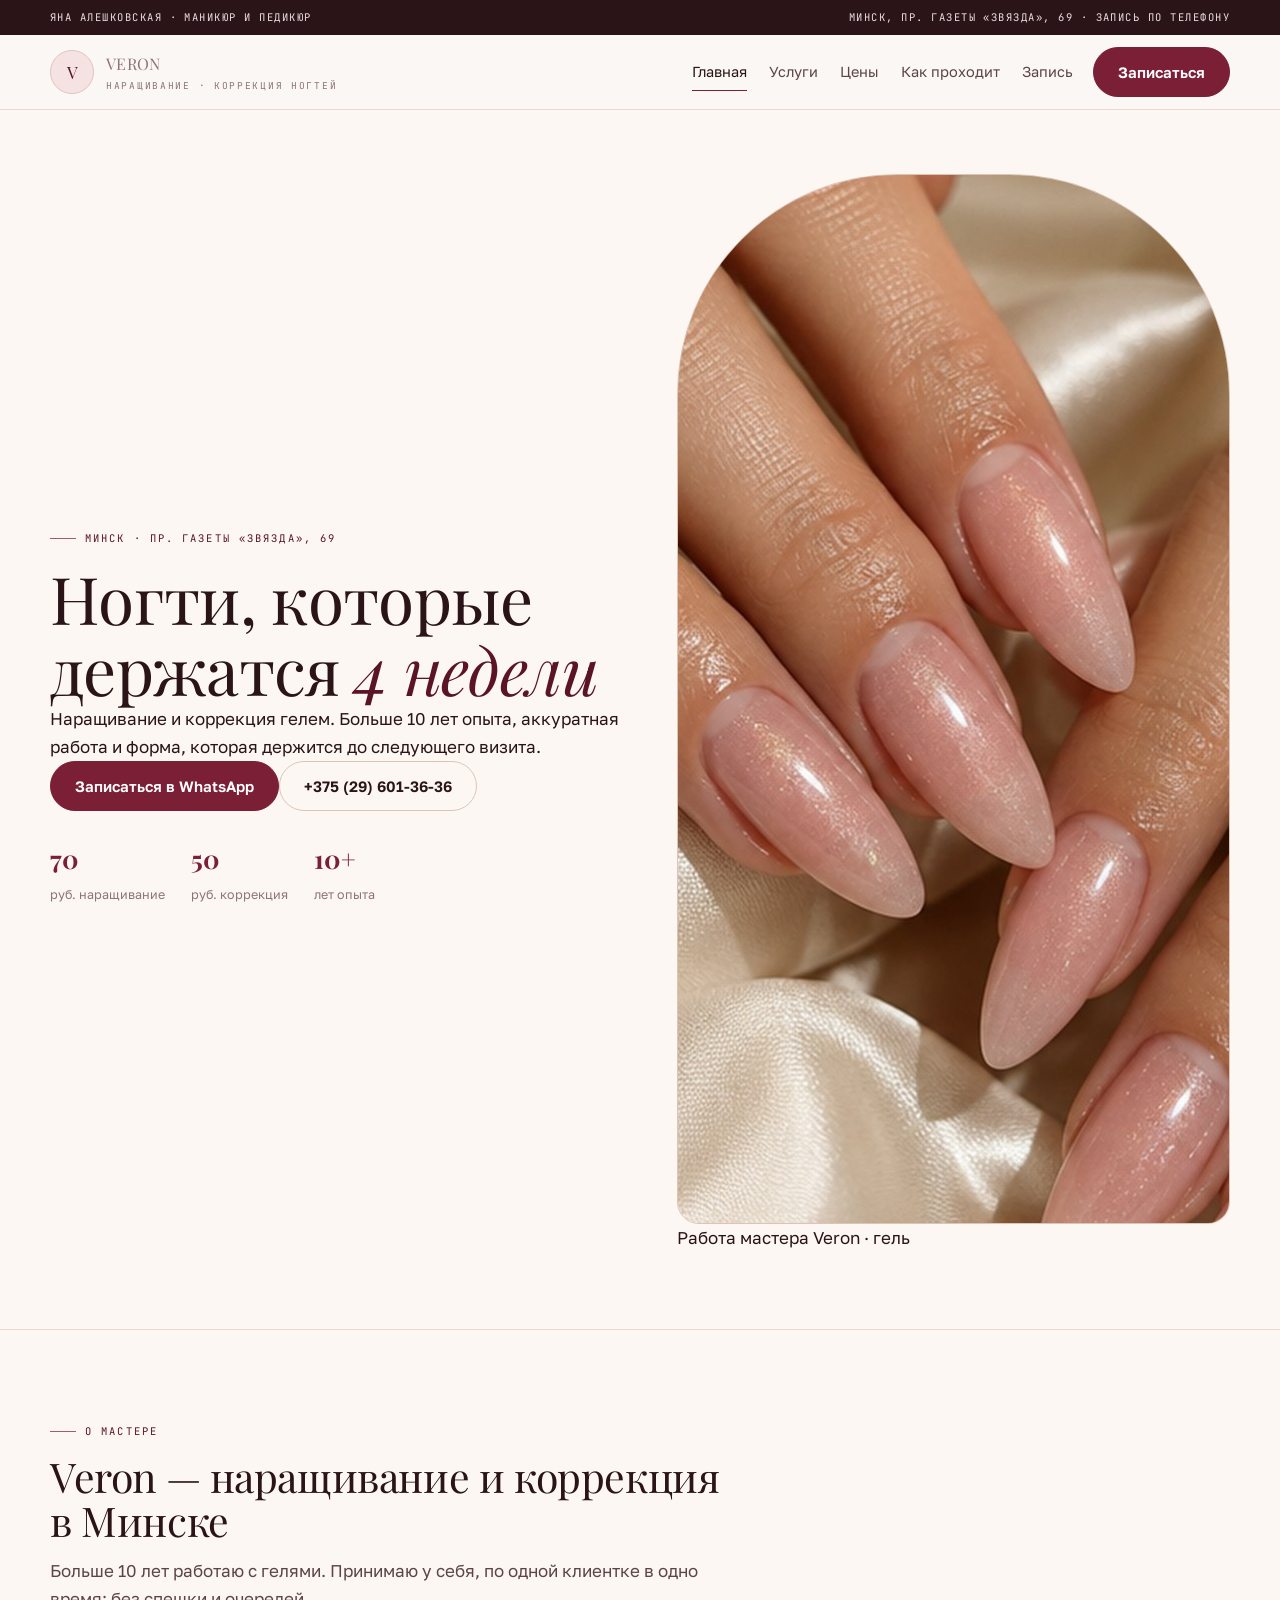
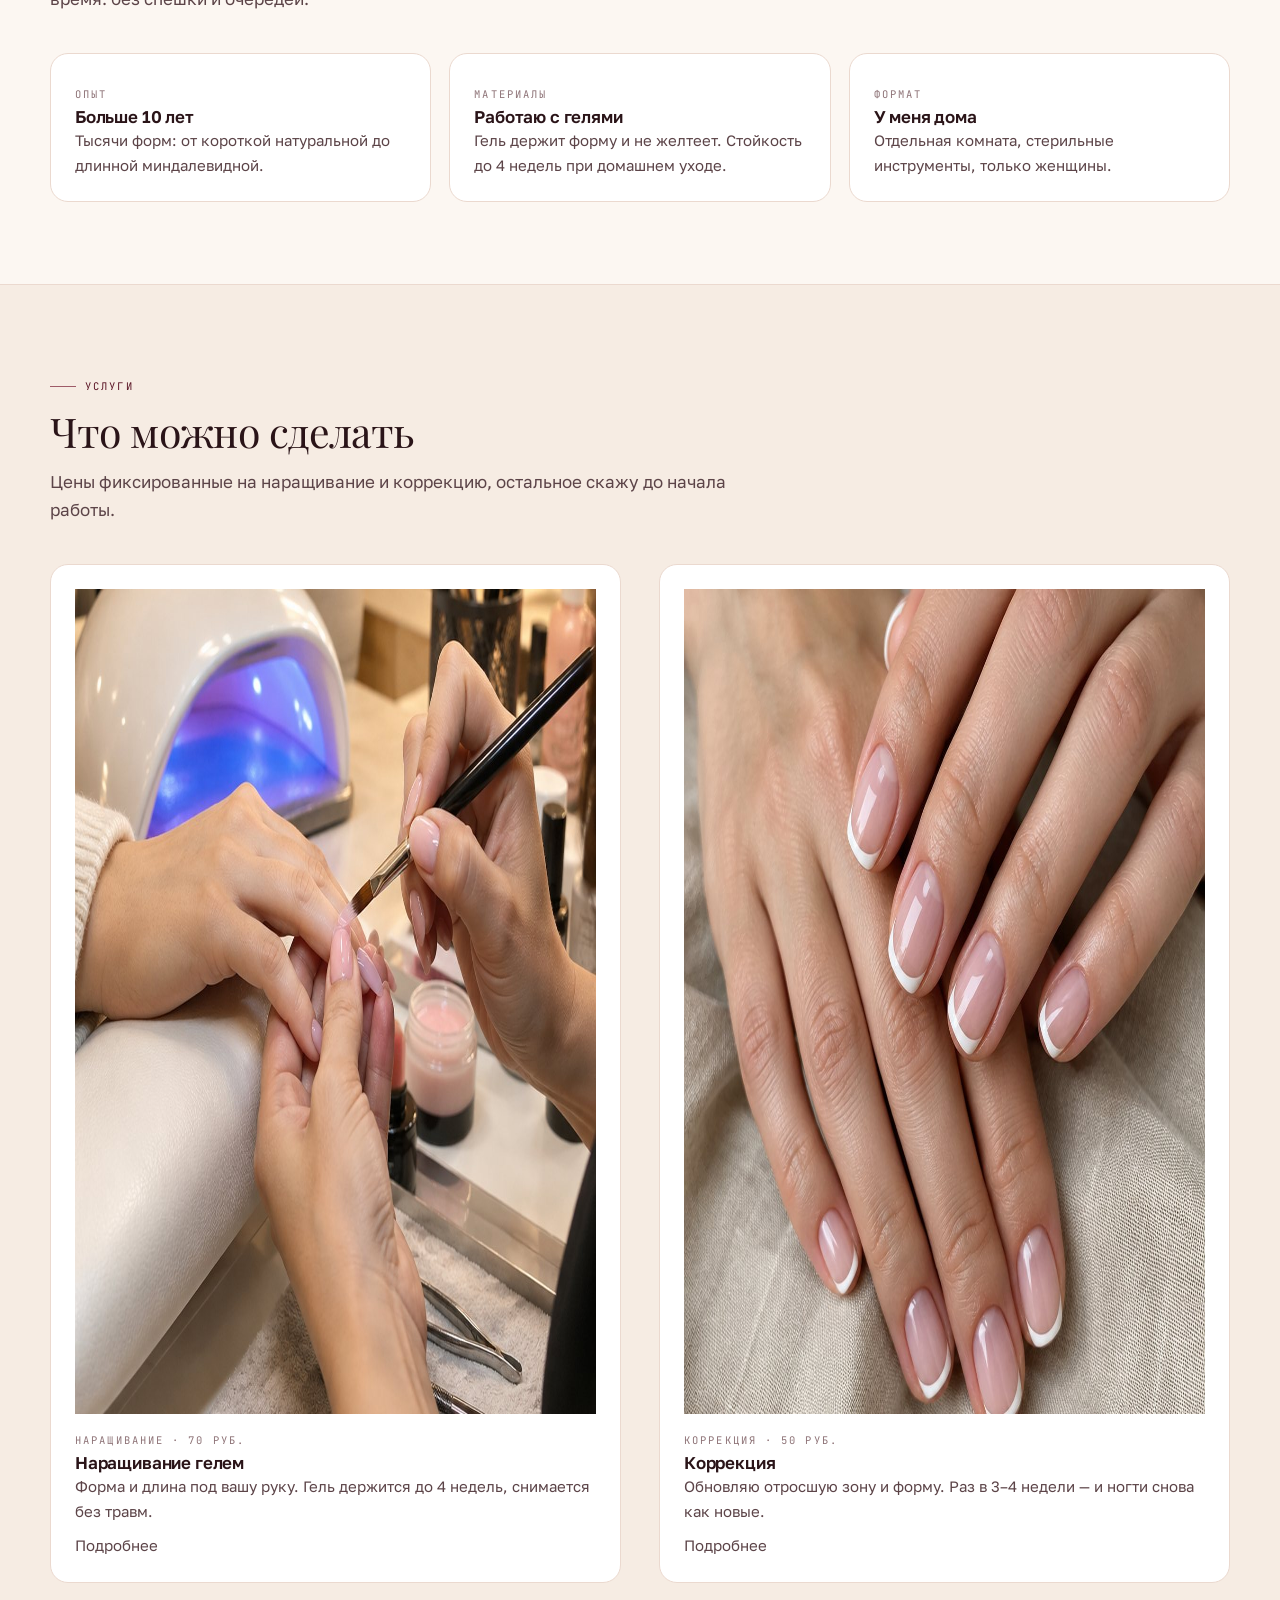
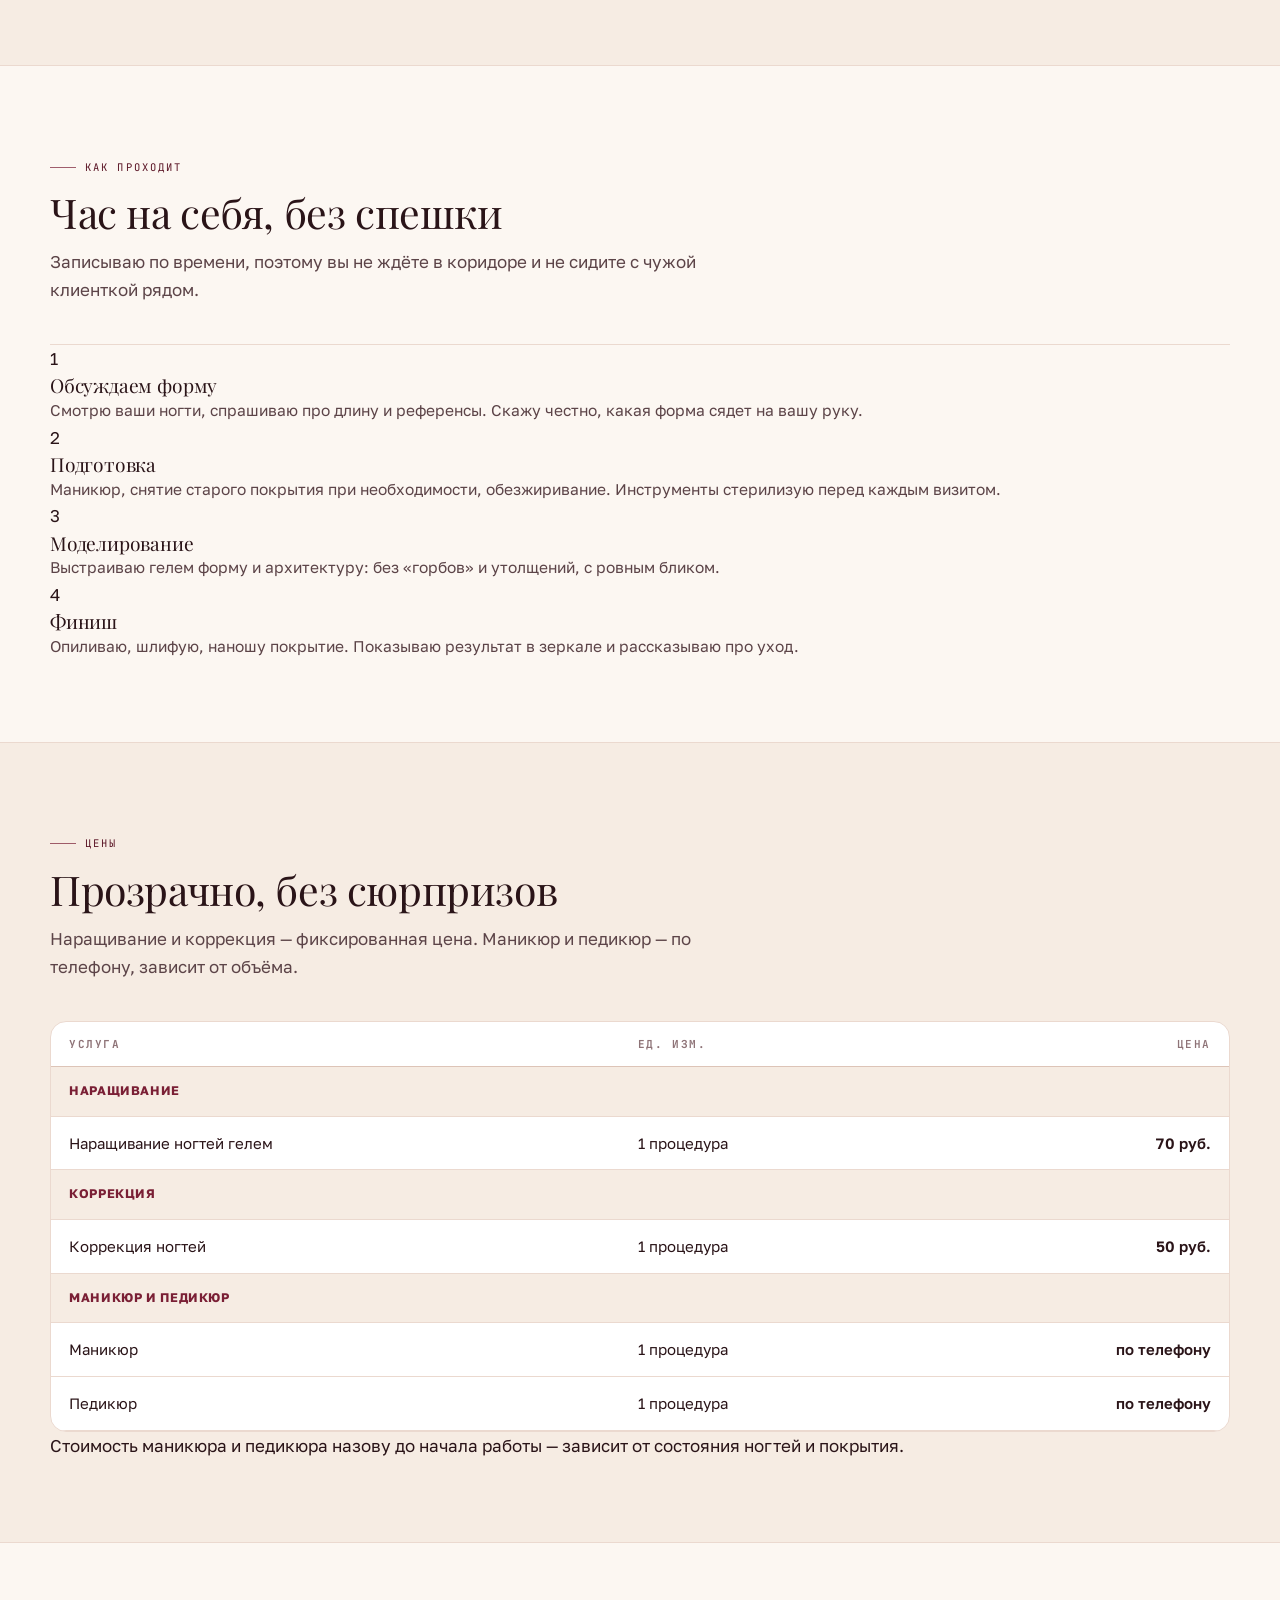
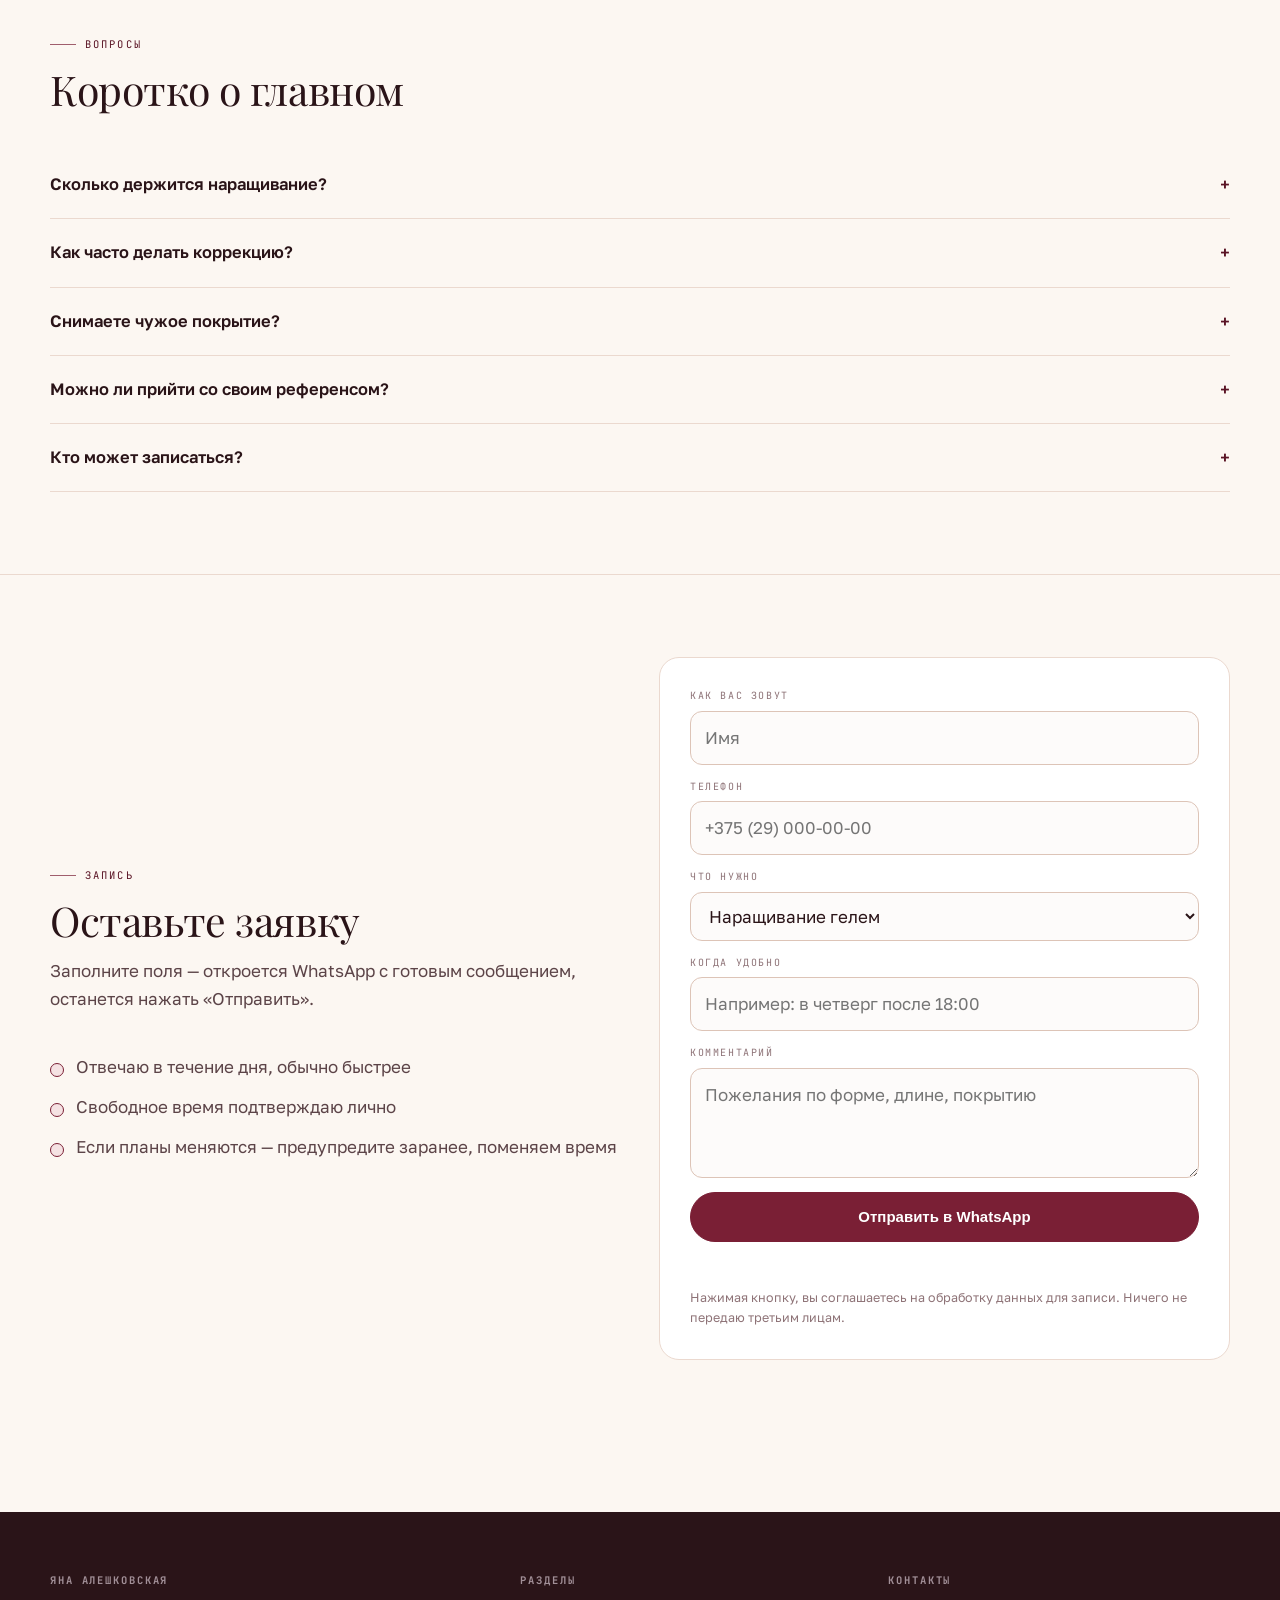
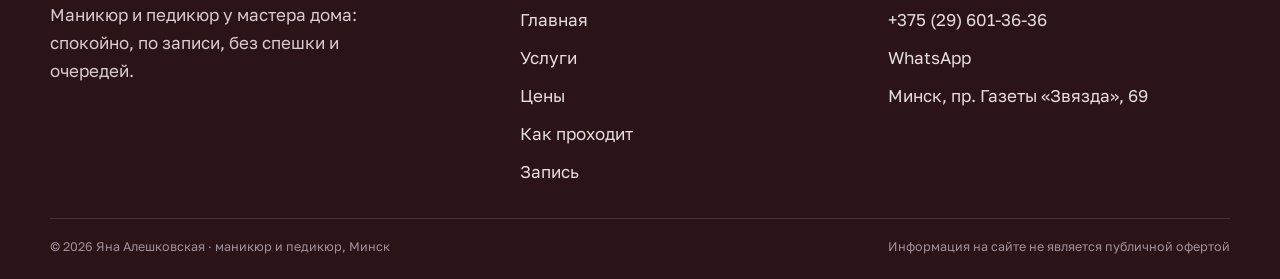
<file: index.html>
<!doctype html>
<html lang="ru">
<head>
<meta charset="utf-8">
<meta name="viewport" content="width=device-width,initial-scale=1">
<title>Veron — наращивание и коррекция ногтей в Минске | Маникюр, педикюр</title>
<meta name="description" content="Наращивание ногтей гелем 70 руб., коррекция 50 руб. Больше 10 лет опыта, Минск, пр. Газеты «Звязда», 69. Запись в WhatsApp.">
<link rel="icon" href="assets/img/favicon.svg" type="image/svg+xml">
<link rel="preconnect" href="https://fonts.googleapis.com">
<link rel="preconnect" href="https://fonts.gstatic.com" crossorigin>
<link href="https://fonts.googleapis.com/css2?family=Playfair+Display:wght@500;600;700&family=Golos+Text:wght@400;500;600;700&family=JetBrains+Mono:wght@400;500&display=swap" rel="stylesheet">
<link rel="stylesheet" href="assets/css/site.css">
</head>
<body>
<div class="topbar"><div class="wrap topbar__in"><span>Яна Алешковская · маникюр и педикюр</span><span>Минск, пр. Газеты «Звязда», 69 · запись по телефону</span></div></div>
<header class="hdr"><div class="wrap hdr__in">
<a class="logo" href="index.html"><i>V</i><span><b>Veron</b><span>наращивание · коррекция ногтей</span></span></a>
<nav class="nav"><a href="index.html" aria-current="page">Главная</a><a href="uslugi.html">Услуги</a><a href="ceny.html">Цены</a><a href="process.html">Как проходит</a><a href="kontakty.html">Запись</a></nav>
<a class="btn hdr__act" href="https://wa.me/375296013636" target="_blank" rel="noopener">Записаться</a>
<button class="burger" id="burger" aria-label="Меню" aria-expanded="false"><span></span></button>
</div></header>
<div class="drawer" id="drawer" aria-hidden="true"><div class="drawer__inner">
<div class="drawer__top"><span class="mono">Меню</span><button class="drawer__close" id="drawerClose" aria-label="Закрыть">×</button></div>
<a href="index.html">Главная</a><a href="uslugi.html">Услуги</a><a href="ceny.html">Цены</a><a href="process.html">Как проходит</a><a href="kontakty.html">Запись</a><a href="tel:+375296013636">+375 (29) 601-36-36</a>
</div></div>

<section class="hero"><div class="wrap hero__in">
<div class="hero__txt">
  <span class="kick">Минск · пр. Газеты «Звязда», 69</span>
  <h1>Ногти, которые держатся <em>4 недели</em></h1>
  <p class="lead">Наращивание и коррекция гелем. Больше 10 лет опыта, аккуратная работа и форма, которая держится до следующего визита.</p>
  <div class="hero__act"><a class="btn" href="https://wa.me/375296013636" target="_blank" rel="noopener">Записаться в WhatsApp</a><a class="btn btn--ghost" href="tel:+375296013636">+375 (29) 601-36-36</a></div>
  <ul class="hero__facts"><li><b>70</b><span>руб. наращивание</span></li><li><b>50</b><span>руб. коррекция</span></li><li><b>10+</b><span>лет опыта</span></li></ul>
</div>
<div class="hero__fig"><img src="assets/img/hero.jpg" alt="Наращённые ногти гелем" width="1680" height="1050"><span class="hero__cap">Работа мастера Veron · гель</span></div>
</div></section>

<section class="sec"><div class="wrap">
<div class="shead"><span class="kick">о мастере</span><h2>Veron — наращивание и коррекция в Минске</h2><p>Больше 10 лет работаю с гелями. Принимаю у себя, по одной клиентке в одно время: без спешки и очередей.</p></div>
<div class="grid3">
  <div class="card"><div class="svc__body"><span class="mono">опыт</span><h3>Больше 10 лет</h3><p>Тысячи форм: от короткой натуральной до длинной миндалевидной.</p></div></div>
  <div class="card"><div class="svc__body"><span class="mono">материалы</span><h3>Работаю с гелями</h3><p>Гель держит форму и не желтеет. Стойкость до 4 недель при домашнем уходе.</p></div></div>
  <div class="card"><div class="svc__body"><span class="mono">формат</span><h3>У меня дома</h3><p>Отдельная комната, стерильные инструменты, только женщины.</p></div></div>
</div>
</div></section>

<section class="sec sec--alt"><div class="wrap">
<div class="shead"><span class="kick">услуги</span><h2>Что можно сделать</h2><p>Цены фиксированные на наращивание и коррекцию, остальное скажу до начала работы.</p></div>
<div class="grid2">
  <div class="card"><img src="assets/img/build.jpg" alt="Наращивание ногтей гелем" width="1100" height="825" loading="lazy"><div class="svc__body"><span class="mono">наращивание · 70 руб.</span><h3>Наращивание гелем</h3><p>Форма и длина под вашу руку. Гель держится до 4 недель, снимается без травм.</p><p style="margin-top:10px"><a class="lnk" href="uslugi.html">Подробнее</a></p></div></div>
  <div class="card"><img src="assets/img/french.jpg" alt="Коррекция ногтей" width="1100" height="825" loading="lazy"><div class="svc__body"><span class="mono">коррекция · 50 руб.</span><h3>Коррекция</h3><p>Обновляю отросшую зону и форму. Раз в 3–4 недели — и ногти снова как новые.</p><p style="margin-top:10px"><a class="lnk" href="uslugi.html">Подробнее</a></p></div></div>
</div>
</div></section>

<section class="sec"><div class="wrap">
<div class="shead"><span class="kick">как проходит</span><h2>Час на себя, без спешки</h2><p>Записываю по времени, поэтому вы не ждёте в коридоре и не сидите с чужой клиенткой рядом.</p></div>
<div class="steps">
  <div class="step"><span class="step__n">1</span><h3>Обсуждаем форму</h3><p>Смотрю ваши ногти, спрашиваю про длину и референсы. Скажу честно, какая форма сядет на вашу руку.</p></div>
  <div class="step"><span class="step__n">2</span><h3>Подготовка</h3><p>Маникюр, снятие старого покрытия при необходимости, обезжиривание. Инструменты стерилизую перед каждым визитом.</p></div>
  <div class="step"><span class="step__n">3</span><h3>Моделирование</h3><p>Выстраиваю гелем форму и архитектуру: без «горбов» и утолщений, с ровным бликом.</p></div>
  <div class="step"><span class="step__n">4</span><h3>Финиш</h3><p>Опиливаю, шлифую, наношу покрытие. Показываю результат в зеркале и рассказываю про уход.</p></div>
</div>
</div></section>

<section class="sec sec--alt"><div class="wrap">
<div class="shead"><span class="kick">цены</span><h2>Прозрачно, без сюрпризов</h2><p>Наращивание и коррекция — фиксированная цена. Маникюр и педикюр — по телефону, зависит от объёма.</p></div>
<div class="pricetable">
<table>
<thead><tr><th>Услуга</th><th>Ед. изм.</th><th class="num">Цена</th></tr></thead>
<tbody>
<tr class="grp"><td colspan="3">Наращивание</td></tr>
<tr><td>Наращивание ногтей гелем</td><td>1 процедура</td><td class="num">70 руб.</td></tr>
<tr class="grp"><td colspan="3">Коррекция</td></tr>
<tr><td>Коррекция ногтей</td><td>1 процедура</td><td class="num">50 руб.</td></tr>
<tr class="grp"><td colspan="3">Маникюр и педикюр</td></tr>
<tr><td>Маникюр</td><td>1 процедура</td><td class="num">по телефону</td></tr>
<tr><td>Педикюр</td><td>1 процедура</td><td class="num">по телефону</td></tr>
</tbody></table>
</div>
<p class="note">Стоимость маникюра и педикюра назову до начала работы — зависит от состояния ногтей и покрытия.</p>
</div></section>

<section class="sec"><div class="wrap">
<div class="shead"><span class="kick">вопросы</span><h2>Коротко о главном</h2><p></p></div>
<div class="faq">
  <div class="faq__i"><button class="faq__q" type="button">Сколько держится наращивание?<span class="faq__x"></span></button><div class="faq__a"><p>До 4 недель. Дальше нужна коррекция: ноготь отрастает, зона у кутикулы требует обновления.</p></div></div>
  <div class="faq__i"><button class="faq__q" type="button">Как часто делать коррекцию?<span class="faq__x"></span></button><div class="faq__a"><p>Раз в 3–4 недели. Если ноготь отрос сильно или появился скол — лучше прийти раньше.</p></div></div>
  <div class="faq__i"><button class="faq__q" type="button">Снимаете чужое покрытие?<span class="faq__x"></span></button><div class="faq__a"><p>Да, снимаю аккуратно и по технологии. Скажите об этом при записи, чтобы заложить время.</p></div></div>
  <div class="faq__i"><button class="faq__q" type="button">Можно ли прийти со своим референсом?<span class="faq__x"></span></button><div class="faq__a"><p>Конечно. Пришлите фото в WhatsApp до визита — скажу, реально ли повторить форму и цвет.</p></div></div>
  <div class="faq__i"><button class="faq__q" type="button">Кто может записаться?<span class="faq__x"></span></button><div class="faq__a"><p>Работаю только с женщинами. Принимаю у себя дома, адрес и как войти — отправляю перед визитом.</p></div></div>
</div>
</div></section>

<section class="sec" id="zayavka"><div class="wrap"><div class="grid2">
<div><div class="shead"><span class="kick">Запись</span><h2>Оставьте заявку</h2><p>Заполните поля — откроется WhatsApp с готовым сообщением, останется нажать «Отправить».</p></div><ul class="list"><li>Отвечаю в течение дня, обычно быстрее</li><li>Свободное время подтверждаю лично</li><li>Если планы меняются — предупредите заранее, поменяем время</li></ul></div>
<form class="form" data-form="Хочу записаться к мастеру.">
<div class="fld"><label for="f-name">Как вас зовут</label><input id="f-name" type="text" placeholder="Имя" autocomplete="name"></div>
<div class="fld"><label for="f-phone">Телефон</label><input id="f-phone" type="tel" placeholder="+375 (29) 000-00-00" autocomplete="tel" required></div>
<div class="fld"><label for="f-what">Что нужно</label><select id="f-what"><option>Наращивание гелем</option><option>Коррекция</option><option>Маникюр</option><option>Педикюр</option><option>Пока не решила</option></select></div>
<div class="fld"><label for="f-when">Когда удобно</label><input id="f-when" type="text" placeholder="Например: в четверг после 18:00"></div>
<div class="fld"><label for="f-msg">Комментарий</label><textarea id="f-msg" rows="3" placeholder="Пожелания по форме, длине, покрытию"></textarea></div>
<button class="btn" type="submit">Отправить в WhatsApp</button>
<div class="formout" role="status" aria-live="polite"></div>
<p class="form__note">Нажимая кнопку, вы соглашаетесь на обработку данных для записи. Ничего не передаю третьим лицам.</p>
</form>
</div></div></section>

<footer class="foot"><div class="wrap">
<div class="foot__grid">
<div><h4>Яна Алешковская</h4><p style="color:#D9CBCF;max-width:32ch">Маникюр и педикюр у мастера дома: спокойно, по записи, без спешки и очередей.</p></div>
<div><h4>Разделы</h4><a href="index.html">Главная</a><a href="uslugi.html">Услуги</a><a href="ceny.html">Цены</a><a href="process.html">Как проходит</a><a href="kontakty.html">Запись</a></div>
<div><h4>Контакты</h4><a href="tel:+375296013636">+375 (29) 601-36-36</a><a href="https://wa.me/375296013636" target="_blank" rel="noopener">WhatsApp</a><a href="rajony.html">Минск, пр. Газеты «Звязда», 69</a></div>
</div>
<div class="foot__bot"><span>© 2026 Яна Алешковская · маникюр и педикюр, Минск</span><span>Информация на сайте не является публичной офертой</span></div>
</div></footer>
<div class="fbar"><a href="tel:+375296013636">Позвонить</a><a href="https://wa.me/375296013636" target="_blank" rel="noopener">WhatsApp</a></div>
<script src="assets/js/main.js" defer></script>
</body>
</html>
</file>
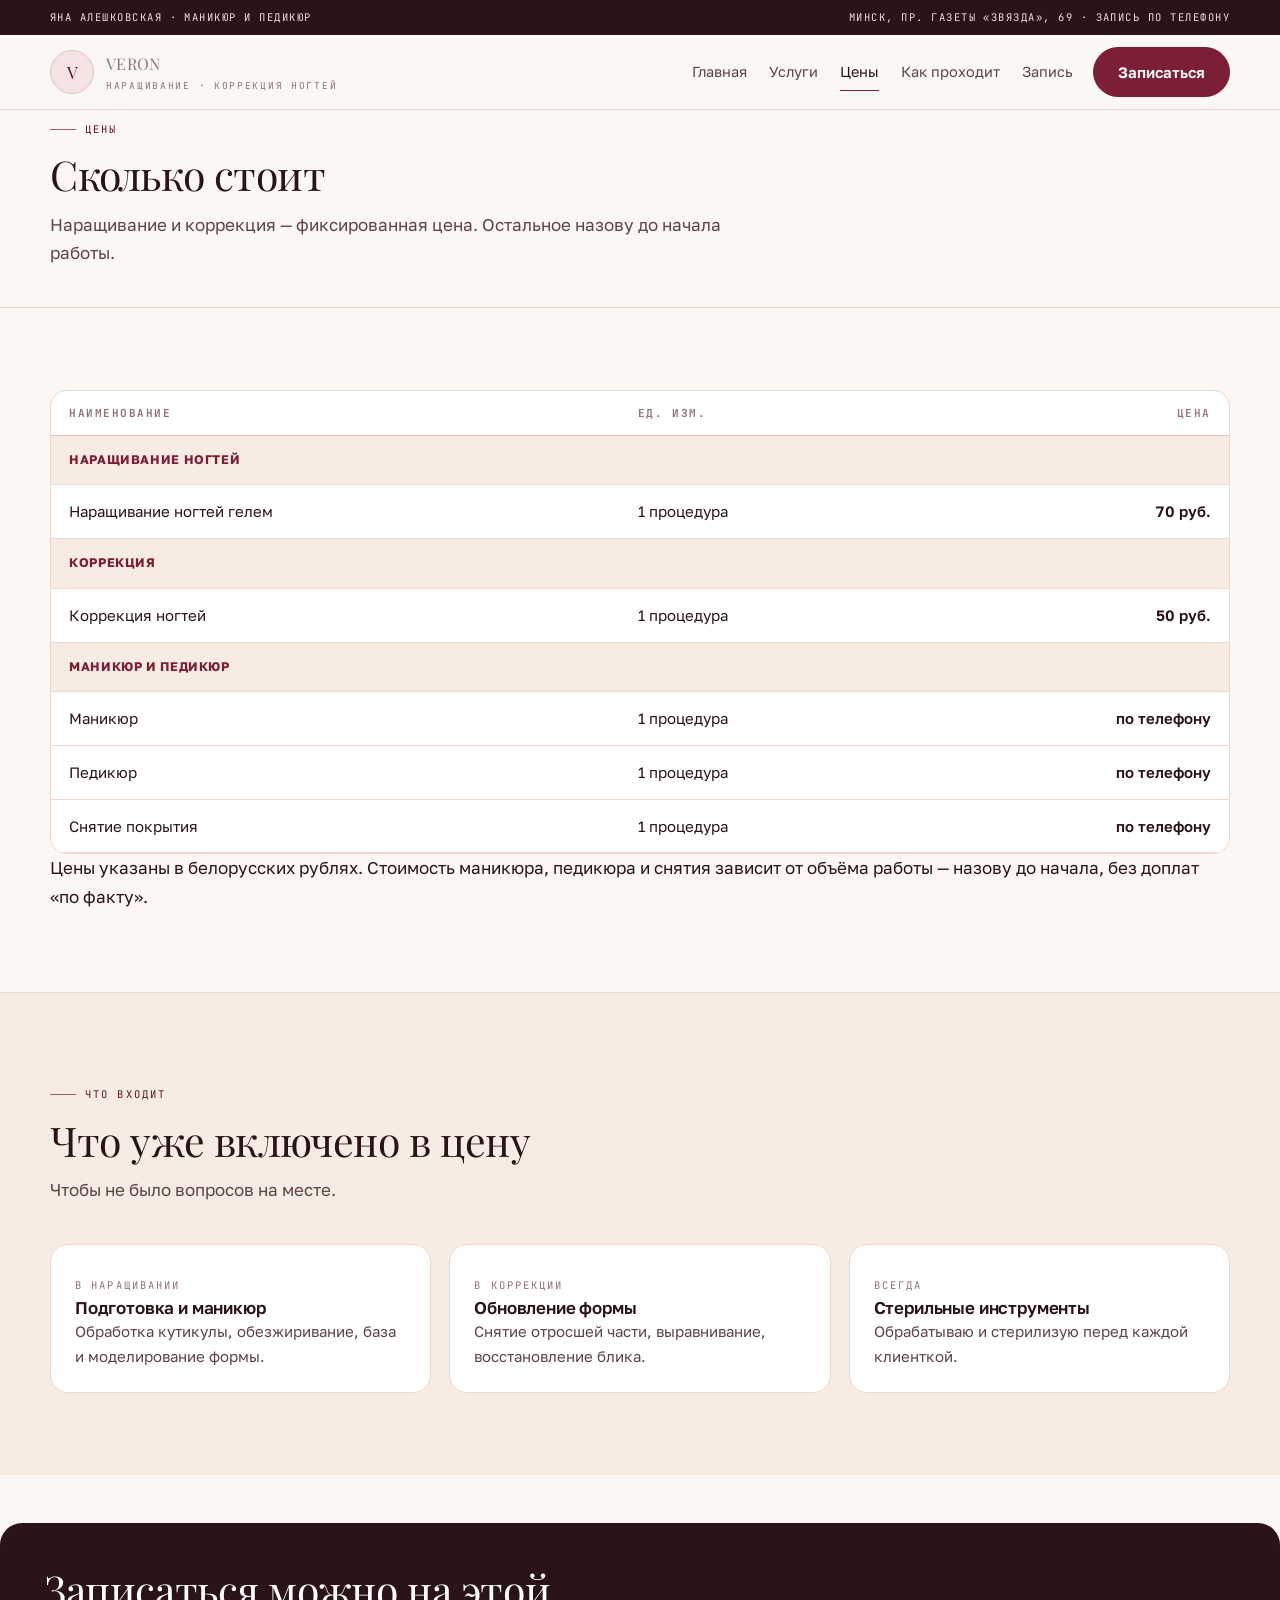
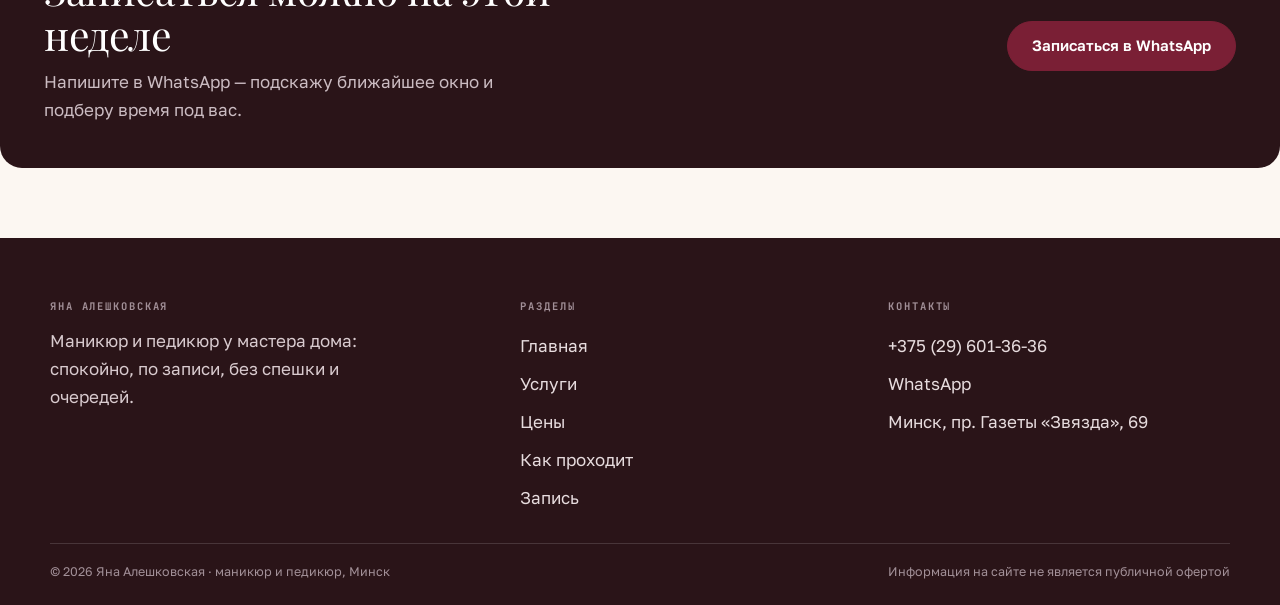
<file: ceny.html>
<!doctype html>
<html lang="ru">
<head>
<meta charset="utf-8">
<meta name="viewport" content="width=device-width,initial-scale=1">
<title>Цены — наращивание 70 руб., коррекция 50 руб. | Veron, Минск</title>
<meta name="description" content="Прайс мастера Veron: наращивание ногтей гелем — 70 руб., коррекция — 50 руб., маникюр и педикюр — по телефону.">
<link rel="icon" href="assets/img/favicon.svg" type="image/svg+xml">
<link rel="preconnect" href="https://fonts.googleapis.com">
<link rel="preconnect" href="https://fonts.gstatic.com" crossorigin>
<link href="https://fonts.googleapis.com/css2?family=Playfair+Display:wght@500;600;700&family=Golos+Text:wght@400;500;600;700&family=JetBrains+Mono:wght@400;500&display=swap" rel="stylesheet">
<link rel="stylesheet" href="assets/css/site.css">
</head>
<body>
<div class="topbar"><div class="wrap topbar__in"><span>Яна Алешковская · маникюр и педикюр</span><span>Минск, пр. Газеты «Звязда», 69 · запись по телефону</span></div></div>
<header class="hdr"><div class="wrap hdr__in">
<a class="logo" href="index.html"><i>V</i><span><b>Veron</b><span>наращивание · коррекция ногтей</span></span></a>
<nav class="nav"><a href="index.html">Главная</a><a href="uslugi.html">Услуги</a><a href="ceny.html" aria-current="page">Цены</a><a href="process.html">Как проходит</a><a href="kontakty.html">Запись</a></nav>
<a class="btn hdr__act" href="https://wa.me/375296013636" target="_blank" rel="noopener">Записаться</a>
<button class="burger" id="burger" aria-label="Меню" aria-expanded="false"><span></span></button>
</div></header>
<div class="drawer" id="drawer" aria-hidden="true"><div class="drawer__inner">
<div class="drawer__top"><span class="mono">Меню</span><button class="drawer__close" id="drawerClose" aria-label="Закрыть">×</button></div>
<a href="index.html">Главная</a><a href="uslugi.html">Услуги</a><a href="ceny.html">Цены</a><a href="process.html">Как проходит</a><a href="kontakty.html">Запись</a><a href="tel:+375296013636">+375 (29) 601-36-36</a>
</div></div>

<section class="phead"><div class="wrap">
<div class="shead"><span class="kick">цены</span><h2>Сколько стоит</h2><p>Наращивание и коррекция — фиксированная цена. Остальное назову до начала работы.</p></div>
</div></section>

<section class="sec"><div class="wrap">
<div class="pricetable">
<table>
<thead><tr><th>Наименование</th><th>Ед. изм.</th><th class="num">Цена</th></tr></thead>
<tbody>
<tr class="grp"><td colspan="3">Наращивание ногтей</td></tr>
<tr><td>Наращивание ногтей гелем</td><td>1 процедура</td><td class="num">70 руб.</td></tr>
<tr class="grp"><td colspan="3">Коррекция</td></tr>
<tr><td>Коррекция ногтей</td><td>1 процедура</td><td class="num">50 руб.</td></tr>
<tr class="grp"><td colspan="3">Маникюр и педикюр</td></tr>
<tr><td>Маникюр</td><td>1 процедура</td><td class="num">по телефону</td></tr>
<tr><td>Педикюр</td><td>1 процедура</td><td class="num">по телефону</td></tr>
<tr><td>Снятие покрытия</td><td>1 процедура</td><td class="num">по телефону</td></tr>
</tbody></table>
</div>
<p class="note">Цены указаны в белорусских рублях. Стоимость маникюра, педикюра и снятия зависит от объёма работы — назову до начала, без доплат «по факту».</p>
</div></section>

<section class="sec sec--alt"><div class="wrap">
<div class="shead"><span class="kick">что входит</span><h2>Что уже включено в цену</h2><p>Чтобы не было вопросов на месте.</p></div>
<div class="grid3">
  <div class="card"><div class="svc__body"><span class="mono">в наращивании</span><h3>Подготовка и маникюр</h3><p>Обработка кутикулы, обезжиривание, база и моделирование формы.</p></div></div>
  <div class="card"><div class="svc__body"><span class="mono">в коррекции</span><h3>Обновление формы</h3><p>Снятие отросшей части, выравнивание, восстановление блика.</p></div></div>
  <div class="card"><div class="svc__body"><span class="mono">всегда</span><h3>Стерильные инструменты</h3><p>Обрабатываю и стерилизую перед каждой клиенткой.</p></div></div>
</div>
</div></section>

<div class="cta"><div><h2>Записаться можно на этой неделе</h2><p>Напишите в WhatsApp — подскажу ближайшее окно и подберу время под вас.</p></div><div><a class="btn" href="https://wa.me/375296013636" target="_blank" rel="noopener">Записаться в WhatsApp</a></div></div>

<footer class="foot"><div class="wrap">
<div class="foot__grid">
<div><h4>Яна Алешковская</h4><p style="color:#D9CBCF;max-width:32ch">Маникюр и педикюр у мастера дома: спокойно, по записи, без спешки и очередей.</p></div>
<div><h4>Разделы</h4><a href="index.html">Главная</a><a href="uslugi.html">Услуги</a><a href="ceny.html">Цены</a><a href="process.html">Как проходит</a><a href="kontakty.html">Запись</a></div>
<div><h4>Контакты</h4><a href="tel:+375296013636">+375 (29) 601-36-36</a><a href="https://wa.me/375296013636" target="_blank" rel="noopener">WhatsApp</a><a href="rajony.html">Минск, пр. Газеты «Звязда», 69</a></div>
</div>
<div class="foot__bot"><span>© 2026 Яна Алешковская · маникюр и педикюр, Минск</span><span>Информация на сайте не является публичной офертой</span></div>
</div></footer>
<div class="fbar"><a href="tel:+375296013636">Позвонить</a><a href="https://wa.me/375296013636" target="_blank" rel="noopener">WhatsApp</a></div>
<script src="assets/js/main.js" defer></script>
</body>
</html>
</file>
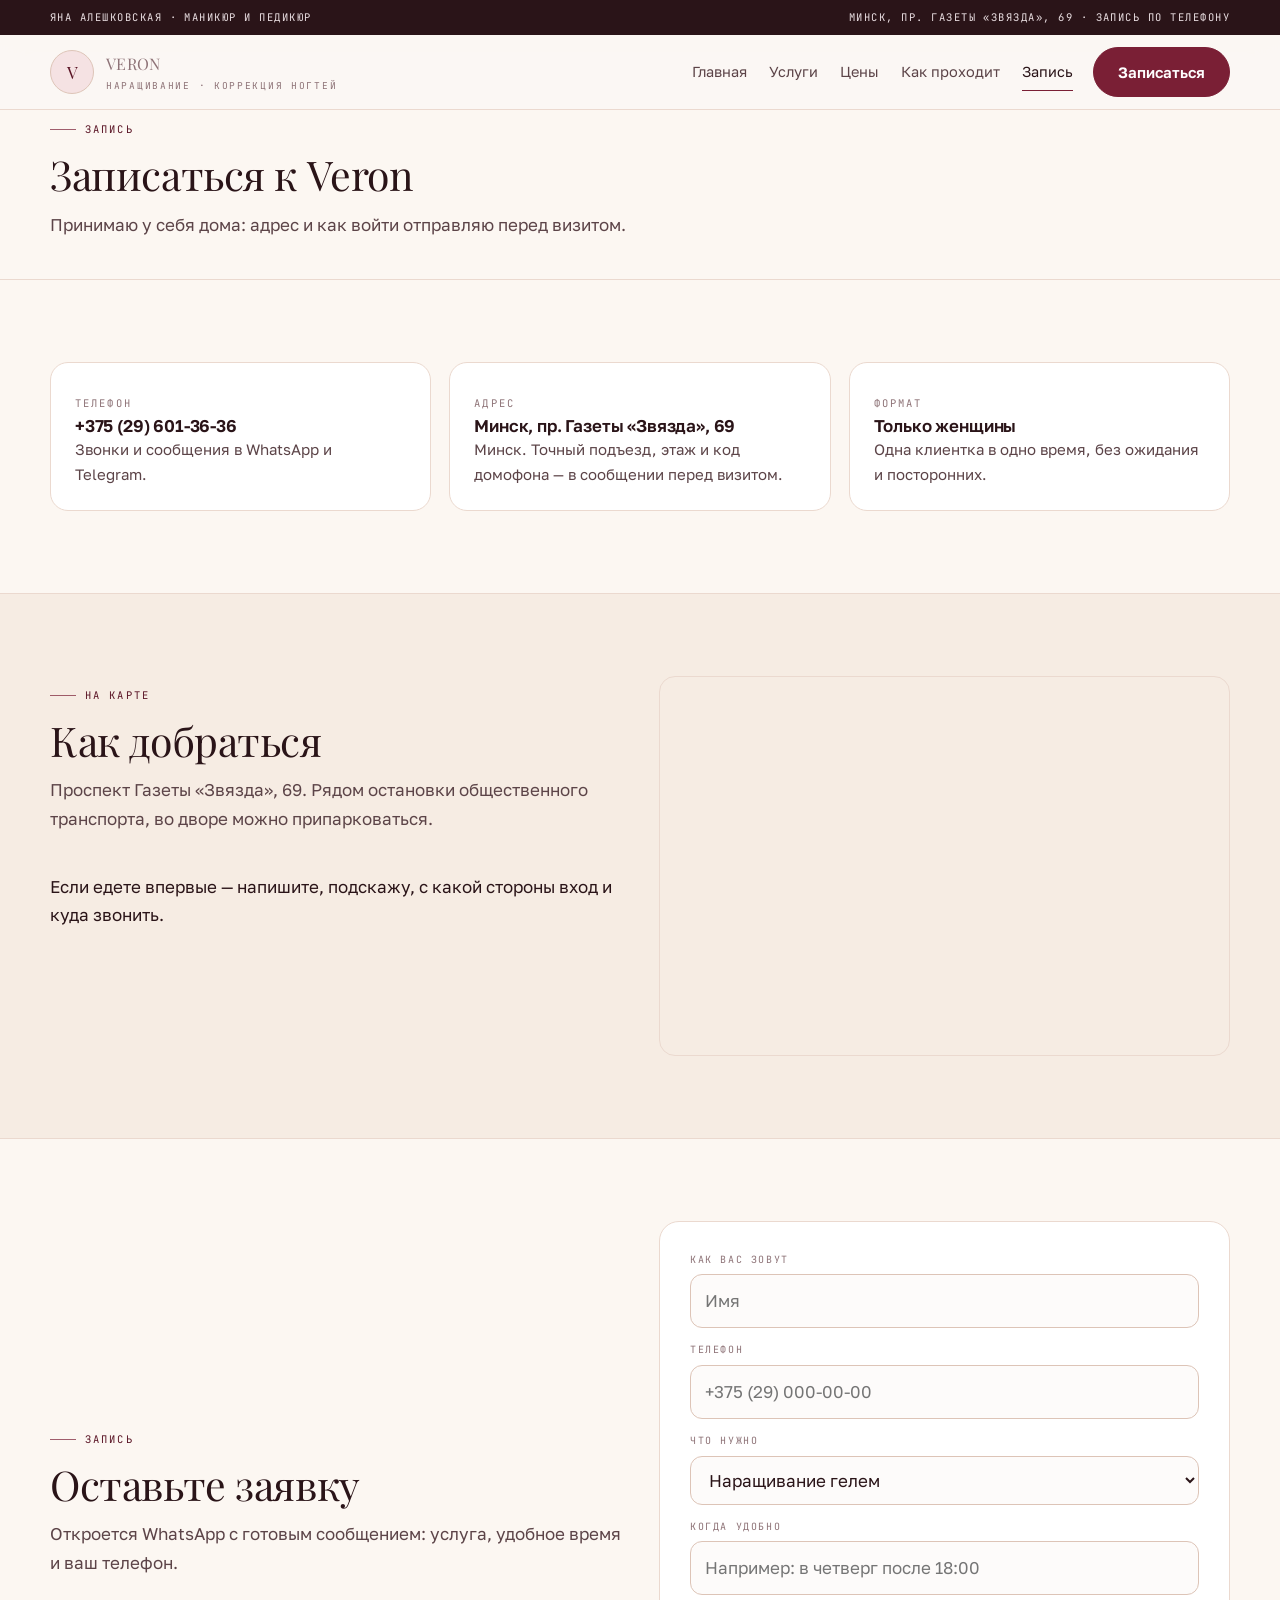
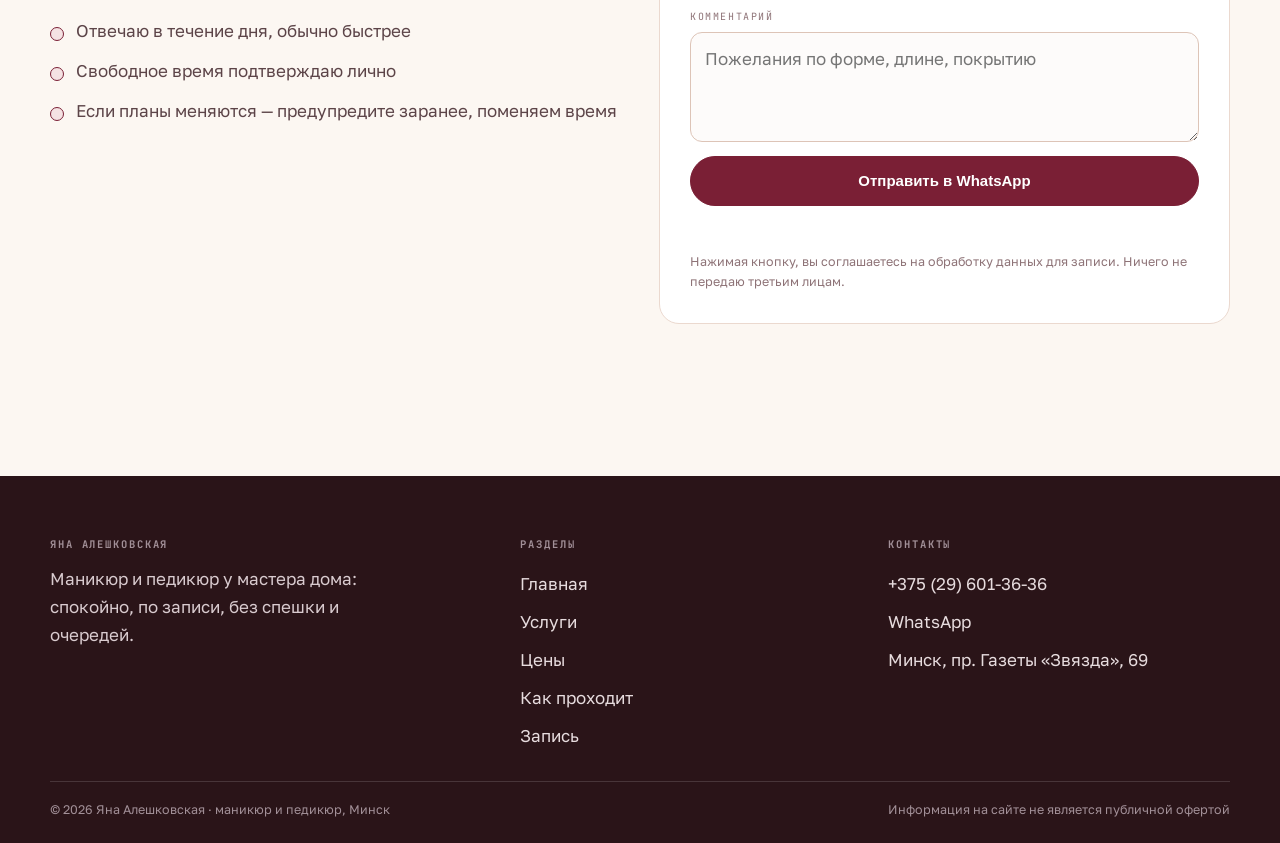
<file: kontakty.html>
<!doctype html>
<html lang="ru">
<head>
<meta charset="utf-8">
<meta name="viewport" content="width=device-width,initial-scale=1">
<title>Запись и контакты — Минск, пр. Газеты «Звязда», 69 | Veron</title>
<meta name="description" content="Записаться к мастеру Veron: +375 (29) 601-36-36, WhatsApp. Минск, пр. Газеты «Звязда», 69.">
<link rel="icon" href="assets/img/favicon.svg" type="image/svg+xml">
<link rel="preconnect" href="https://fonts.googleapis.com">
<link rel="preconnect" href="https://fonts.gstatic.com" crossorigin>
<link href="https://fonts.googleapis.com/css2?family=Playfair+Display:wght@500;600;700&family=Golos+Text:wght@400;500;600;700&family=JetBrains+Mono:wght@400;500&display=swap" rel="stylesheet">
<link rel="stylesheet" href="assets/css/site.css">
</head>
<body>
<div class="topbar"><div class="wrap topbar__in"><span>Яна Алешковская · маникюр и педикюр</span><span>Минск, пр. Газеты «Звязда», 69 · запись по телефону</span></div></div>
<header class="hdr"><div class="wrap hdr__in">
<a class="logo" href="index.html"><i>V</i><span><b>Veron</b><span>наращивание · коррекция ногтей</span></span></a>
<nav class="nav"><a href="index.html">Главная</a><a href="uslugi.html">Услуги</a><a href="ceny.html">Цены</a><a href="process.html">Как проходит</a><a href="kontakty.html" aria-current="page">Запись</a></nav>
<a class="btn hdr__act" href="https://wa.me/375296013636" target="_blank" rel="noopener">Записаться</a>
<button class="burger" id="burger" aria-label="Меню" aria-expanded="false"><span></span></button>
</div></header>
<div class="drawer" id="drawer" aria-hidden="true"><div class="drawer__inner">
<div class="drawer__top"><span class="mono">Меню</span><button class="drawer__close" id="drawerClose" aria-label="Закрыть">×</button></div>
<a href="index.html">Главная</a><a href="uslugi.html">Услуги</a><a href="ceny.html">Цены</a><a href="process.html">Как проходит</a><a href="kontakty.html">Запись</a><a href="tel:+375296013636">+375 (29) 601-36-36</a>
</div></div>

<section class="phead"><div class="wrap">
<div class="shead"><span class="kick">запись</span><h2>Записаться к Veron</h2><p>Принимаю у себя дома: адрес и как войти отправляю перед визитом.</p></div>
</div></section>

<section class="sec"><div class="wrap">
<div class="grid3">
  <div class="card"><div class="svc__body"><span class="mono">телефон</span><h3><a href="tel:+375296013636">+375 (29) 601-36-36</a></h3><p>Звонки и сообщения в WhatsApp и Telegram.</p></div></div>
  <div class="card"><div class="svc__body"><span class="mono">адрес</span><h3>Минск, пр. Газеты «Звязда», 69</h3><p>Минск. Точный подъезд, этаж и код домофона — в сообщении перед визитом.</p></div></div>
  <div class="card"><div class="svc__body"><span class="mono">формат</span><h3>Только женщины</h3><p>Одна клиентка в одно время, без ожидания и посторонних.</p></div></div>
</div>
</div></section>

<section class="sec sec--alt"><div class="wrap">
<div class="grid2" style="align-items:start">
<div><div class="shead"><span class="kick">на карте</span><h2>Как добраться</h2><p>Проспект Газеты «Звязда», 69. Рядом остановки общественного транспорта, во дворе можно припарковаться.</p></div>
<p class="note">Если едете впервые — напишите, подскажу, с какой стороны вход и куда звонить.</p></div>
<div><iframe class="map" src="https://www.google.com/maps?q=Минск,+проспект+Газеты+Звязда+69&output=embed" loading="lazy" title="Карта: Минск, пр. Газеты Звязда, 69" referrerpolicy="no-referrer-when-downgrade"></iframe></div>
</div>
</div></section>

<section class="sec" id="zayavka"><div class="wrap"><div class="grid2">
<div><div class="shead"><span class="kick">Запись</span><h2>Оставьте заявку</h2><p>Откроется WhatsApp с готовым сообщением: услуга, удобное время и ваш телефон.</p></div><ul class="list"><li>Отвечаю в течение дня, обычно быстрее</li><li>Свободное время подтверждаю лично</li><li>Если планы меняются — предупредите заранее, поменяем время</li></ul></div>
<form class="form" data-form="Хочу записаться к Veron.">
<div class="fld"><label for="f-name">Как вас зовут</label><input id="f-name" type="text" placeholder="Имя" autocomplete="name"></div>
<div class="fld"><label for="f-phone">Телефон</label><input id="f-phone" type="tel" placeholder="+375 (29) 000-00-00" autocomplete="tel" required></div>
<div class="fld"><label for="f-what">Что нужно</label><select id="f-what"><option>Наращивание гелем</option><option>Коррекция</option><option>Маникюр</option><option>Педикюр</option><option>Пока не решила</option></select></div>
<div class="fld"><label for="f-when">Когда удобно</label><input id="f-when" type="text" placeholder="Например: в четверг после 18:00"></div>
<div class="fld"><label for="f-msg">Комментарий</label><textarea id="f-msg" rows="3" placeholder="Пожелания по форме, длине, покрытию"></textarea></div>
<button class="btn" type="submit">Отправить в WhatsApp</button>
<div class="formout" role="status" aria-live="polite"></div>
<p class="form__note">Нажимая кнопку, вы соглашаетесь на обработку данных для записи. Ничего не передаю третьим лицам.</p>
</form>
</div></div></section>

<footer class="foot"><div class="wrap">
<div class="foot__grid">
<div><h4>Яна Алешковская</h4><p style="color:#D9CBCF;max-width:32ch">Маникюр и педикюр у мастера дома: спокойно, по записи, без спешки и очередей.</p></div>
<div><h4>Разделы</h4><a href="index.html">Главная</a><a href="uslugi.html">Услуги</a><a href="ceny.html">Цены</a><a href="process.html">Как проходит</a><a href="kontakty.html">Запись</a></div>
<div><h4>Контакты</h4><a href="tel:+375296013636">+375 (29) 601-36-36</a><a href="https://wa.me/375296013636" target="_blank" rel="noopener">WhatsApp</a><a href="rajony.html">Минск, пр. Газеты «Звязда», 69</a></div>
</div>
<div class="foot__bot"><span>© 2026 Яна Алешковская · маникюр и педикюр, Минск</span><span>Информация на сайте не является публичной офертой</span></div>
</div></footer>
<div class="fbar"><a href="tel:+375296013636">Позвонить</a><a href="https://wa.me/375296013636" target="_blank" rel="noopener">WhatsApp</a></div>
<script src="assets/js/main.js" defer></script>
</body>
</html>
</file>
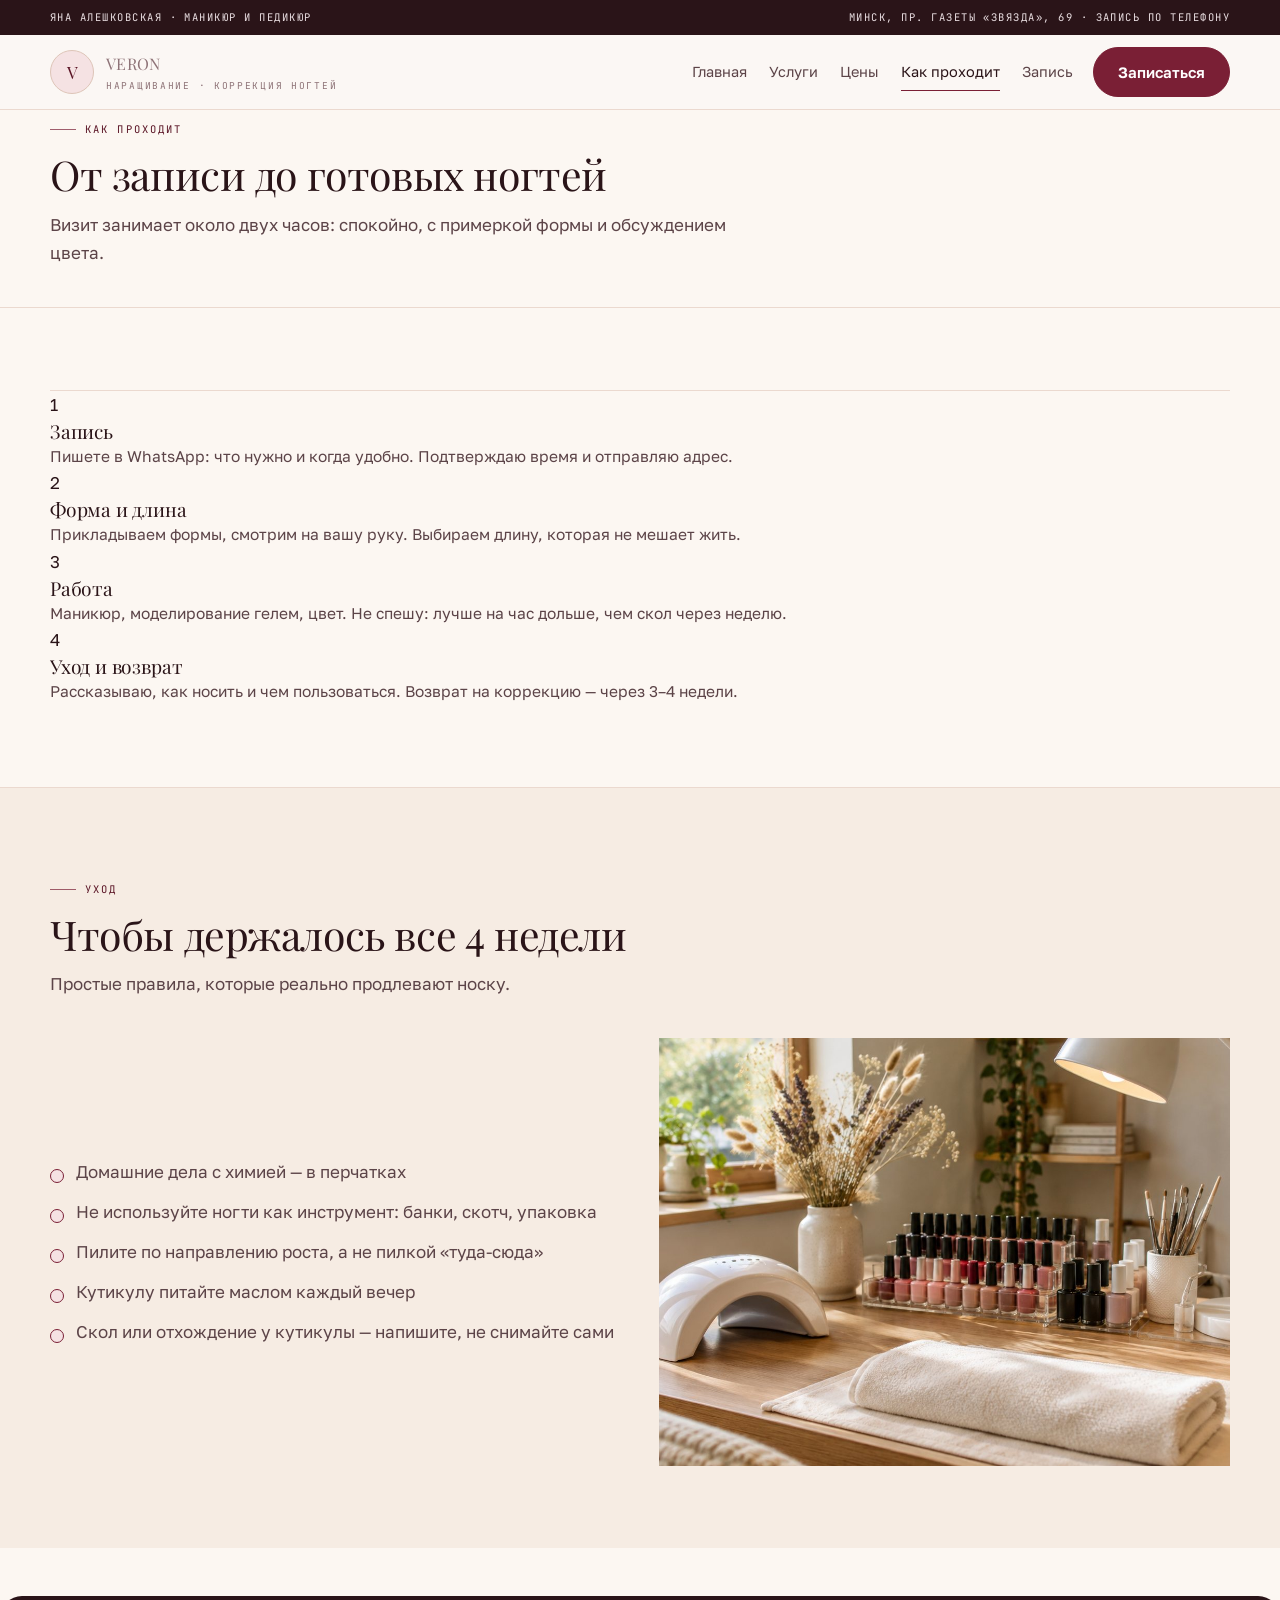
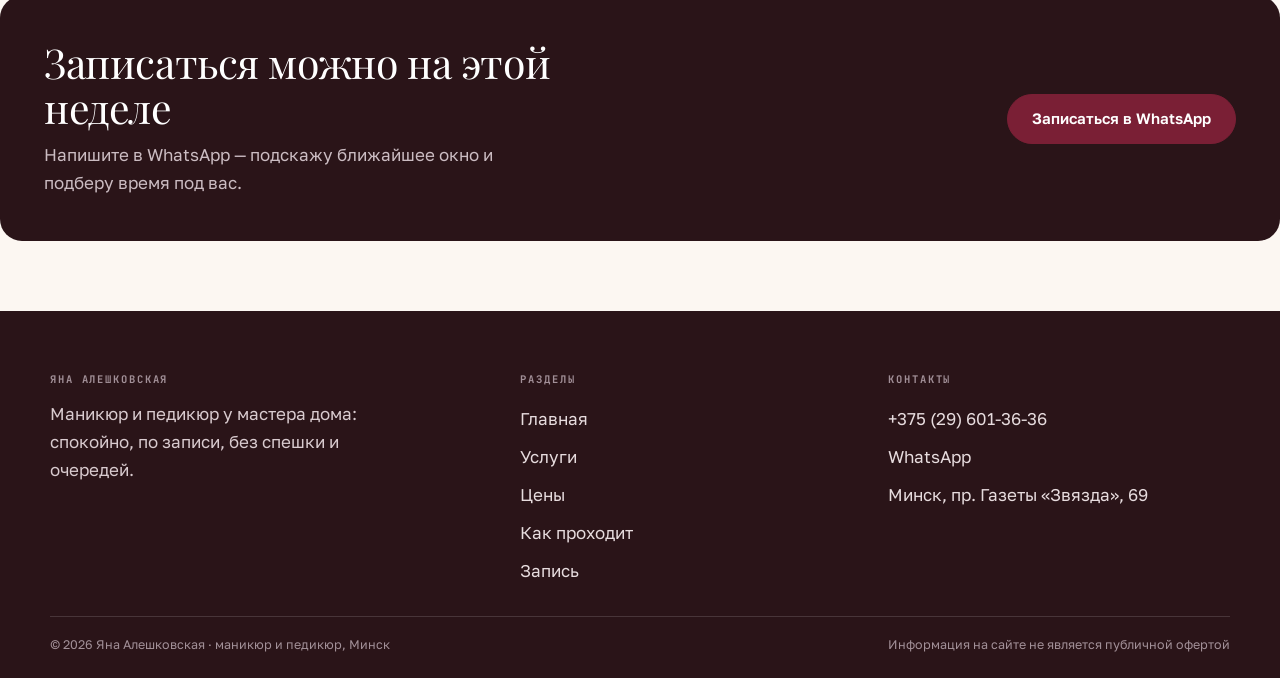
<file: process.html>
<!doctype html>
<html lang="ru">
<head>
<meta charset="utf-8">
<meta name="viewport" content="width=device-width,initial-scale=1">
<title>Как проходит визит и уход за ногтями | Veron, Минск</title>
<meta name="description" content="Как проходит запись и работа, сколько занимает визит и как ухаживать за наращёнными ногтями, чтобы держались 4 недели.">
<link rel="icon" href="assets/img/favicon.svg" type="image/svg+xml">
<link rel="preconnect" href="https://fonts.googleapis.com">
<link rel="preconnect" href="https://fonts.gstatic.com" crossorigin>
<link href="https://fonts.googleapis.com/css2?family=Playfair+Display:wght@500;600;700&family=Golos+Text:wght@400;500;600;700&family=JetBrains+Mono:wght@400;500&display=swap" rel="stylesheet">
<link rel="stylesheet" href="assets/css/site.css">
</head>
<body>
<div class="topbar"><div class="wrap topbar__in"><span>Яна Алешковская · маникюр и педикюр</span><span>Минск, пр. Газеты «Звязда», 69 · запись по телефону</span></div></div>
<header class="hdr"><div class="wrap hdr__in">
<a class="logo" href="index.html"><i>V</i><span><b>Veron</b><span>наращивание · коррекция ногтей</span></span></a>
<nav class="nav"><a href="index.html">Главная</a><a href="uslugi.html">Услуги</a><a href="ceny.html">Цены</a><a href="process.html" aria-current="page">Как проходит</a><a href="kontakty.html">Запись</a></nav>
<a class="btn hdr__act" href="https://wa.me/375296013636" target="_blank" rel="noopener">Записаться</a>
<button class="burger" id="burger" aria-label="Меню" aria-expanded="false"><span></span></button>
</div></header>
<div class="drawer" id="drawer" aria-hidden="true"><div class="drawer__inner">
<div class="drawer__top"><span class="mono">Меню</span><button class="drawer__close" id="drawerClose" aria-label="Закрыть">×</button></div>
<a href="index.html">Главная</a><a href="uslugi.html">Услуги</a><a href="ceny.html">Цены</a><a href="process.html">Как проходит</a><a href="kontakty.html">Запись</a><a href="tel:+375296013636">+375 (29) 601-36-36</a>
</div></div>

<section class="phead"><div class="wrap">
<div class="shead"><span class="kick">как проходит</span><h2>От записи до готовых ногтей</h2><p>Визит занимает около двух часов: спокойно, с примеркой формы и обсуждением цвета.</p></div>
</div></section>

<section class="sec"><div class="wrap">
<div class="steps">
  <div class="step"><span class="step__n">1</span><h3>Запись</h3><p>Пишете в WhatsApp: что нужно и когда удобно. Подтверждаю время и отправляю адрес.</p></div>
  <div class="step"><span class="step__n">2</span><h3>Форма и длина</h3><p>Прикладываем формы, смотрим на вашу руку. Выбираем длину, которая не мешает жить.</p></div>
  <div class="step"><span class="step__n">3</span><h3>Работа</h3><p>Маникюр, моделирование гелем, цвет. Не спешу: лучше на час дольше, чем скол через неделю.</p></div>
  <div class="step"><span class="step__n">4</span><h3>Уход и возврат</h3><p>Рассказываю, как носить и чем пользоваться. Возврат на коррекцию — через 3–4 недели.</p></div>
</div>
</div></section>

<section class="sec sec--alt"><div class="wrap">
<div class="shead"><span class="kick">уход</span><h2>Чтобы держалось все 4 недели</h2><p>Простые правила, которые реально продлевают носку.</p></div>
<div class="grid2">
<div><ul class="list"><li>Домашние дела с химией — в перчатках</li><li>Не используйте ногти как инструмент: банки, скотч, упаковка</li><li>Пилите по направлению роста, а не пилкой «туда-сюда»</li><li>Кутикулу питайте маслом каждый вечер</li><li>Скол или отхождение у кутикулы — напишите, не снимайте сами</li></ul></div>
<div><img class="pimg" src="assets/img/studio.jpg" alt="Домашняя студия мастера" loading="lazy"></div>
</div>
</div></section>

<div class="cta"><div><h2>Записаться можно на этой неделе</h2><p>Напишите в WhatsApp — подскажу ближайшее окно и подберу время под вас.</p></div><div><a class="btn" href="https://wa.me/375296013636" target="_blank" rel="noopener">Записаться в WhatsApp</a></div></div>

<footer class="foot"><div class="wrap">
<div class="foot__grid">
<div><h4>Яна Алешковская</h4><p style="color:#D9CBCF;max-width:32ch">Маникюр и педикюр у мастера дома: спокойно, по записи, без спешки и очередей.</p></div>
<div><h4>Разделы</h4><a href="index.html">Главная</a><a href="uslugi.html">Услуги</a><a href="ceny.html">Цены</a><a href="process.html">Как проходит</a><a href="kontakty.html">Запись</a></div>
<div><h4>Контакты</h4><a href="tel:+375296013636">+375 (29) 601-36-36</a><a href="https://wa.me/375296013636" target="_blank" rel="noopener">WhatsApp</a><a href="rajony.html">Минск, пр. Газеты «Звязда», 69</a></div>
</div>
<div class="foot__bot"><span>© 2026 Яна Алешковская · маникюр и педикюр, Минск</span><span>Информация на сайте не является публичной офертой</span></div>
</div></footer>
<div class="fbar"><a href="tel:+375296013636">Позвонить</a><a href="https://wa.me/375296013636" target="_blank" rel="noopener">WhatsApp</a></div>
<script src="assets/js/main.js" defer></script>
</body>
</html>
</file>
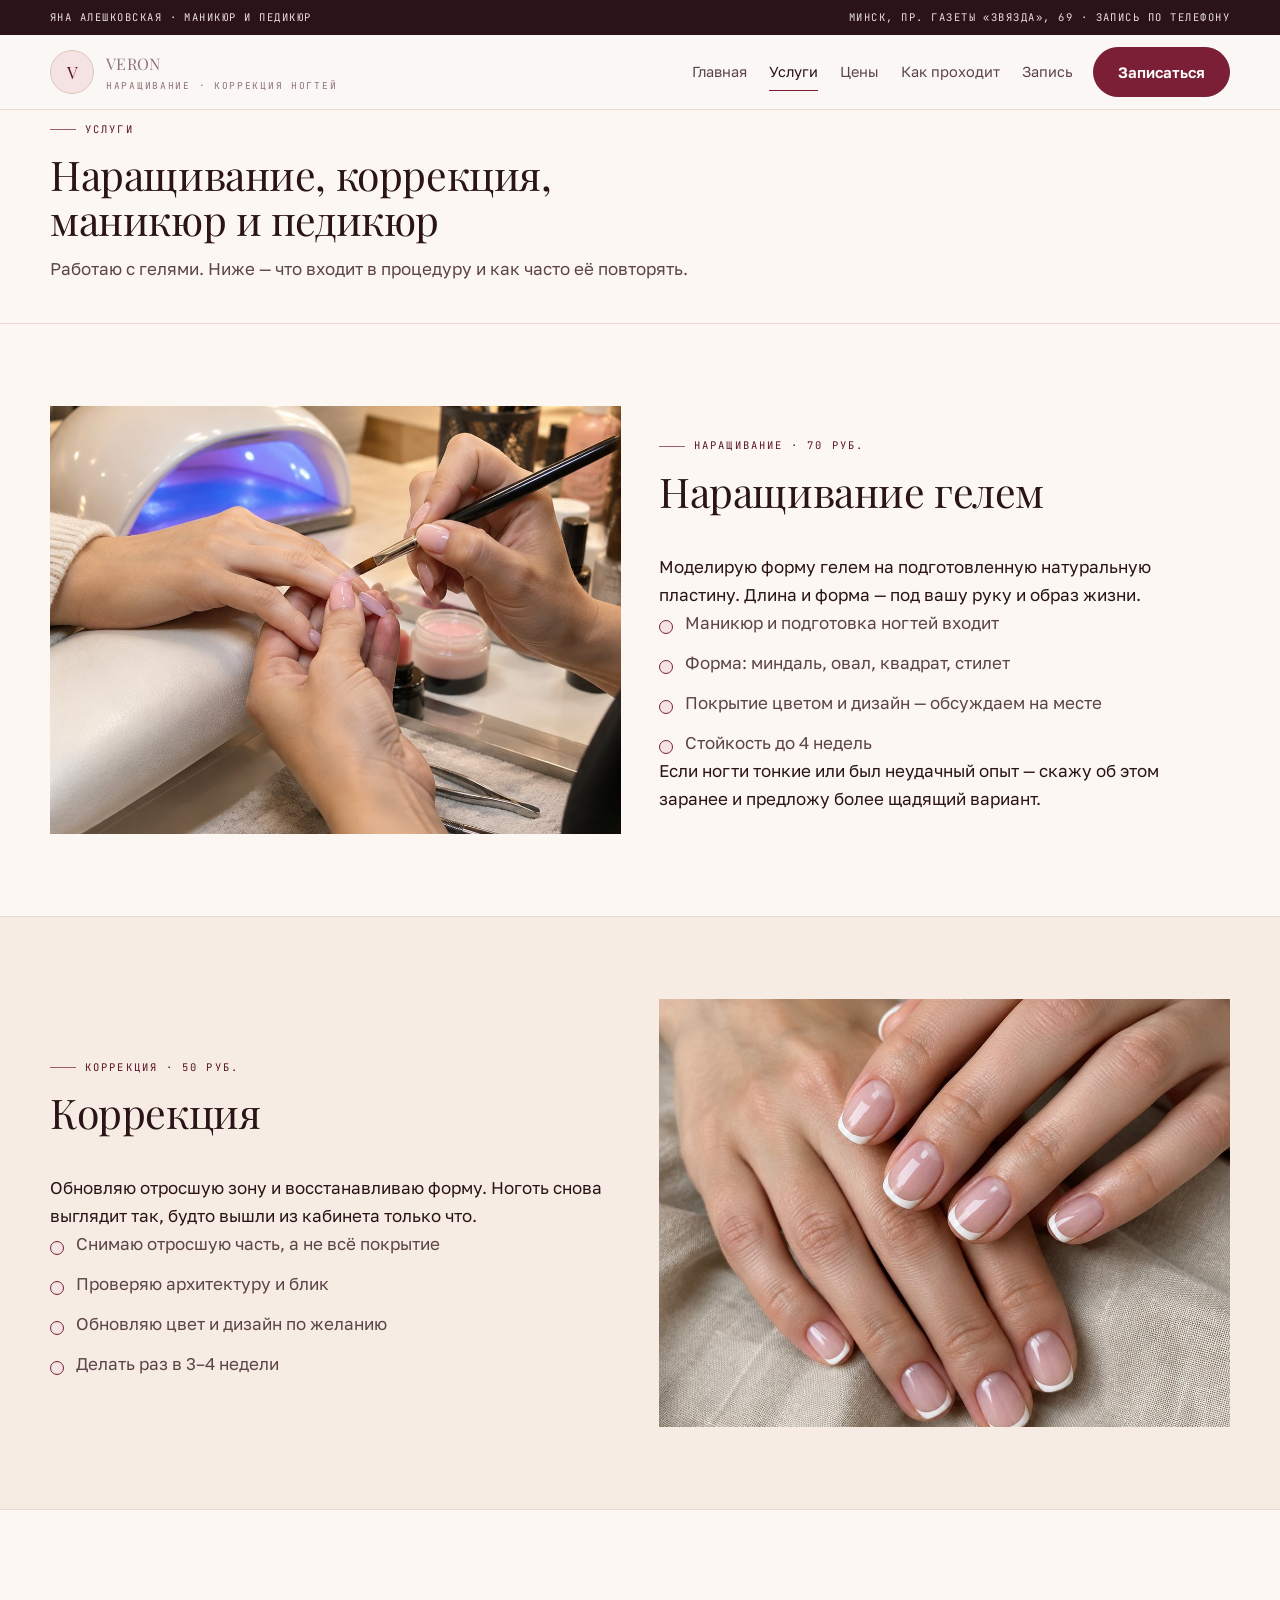
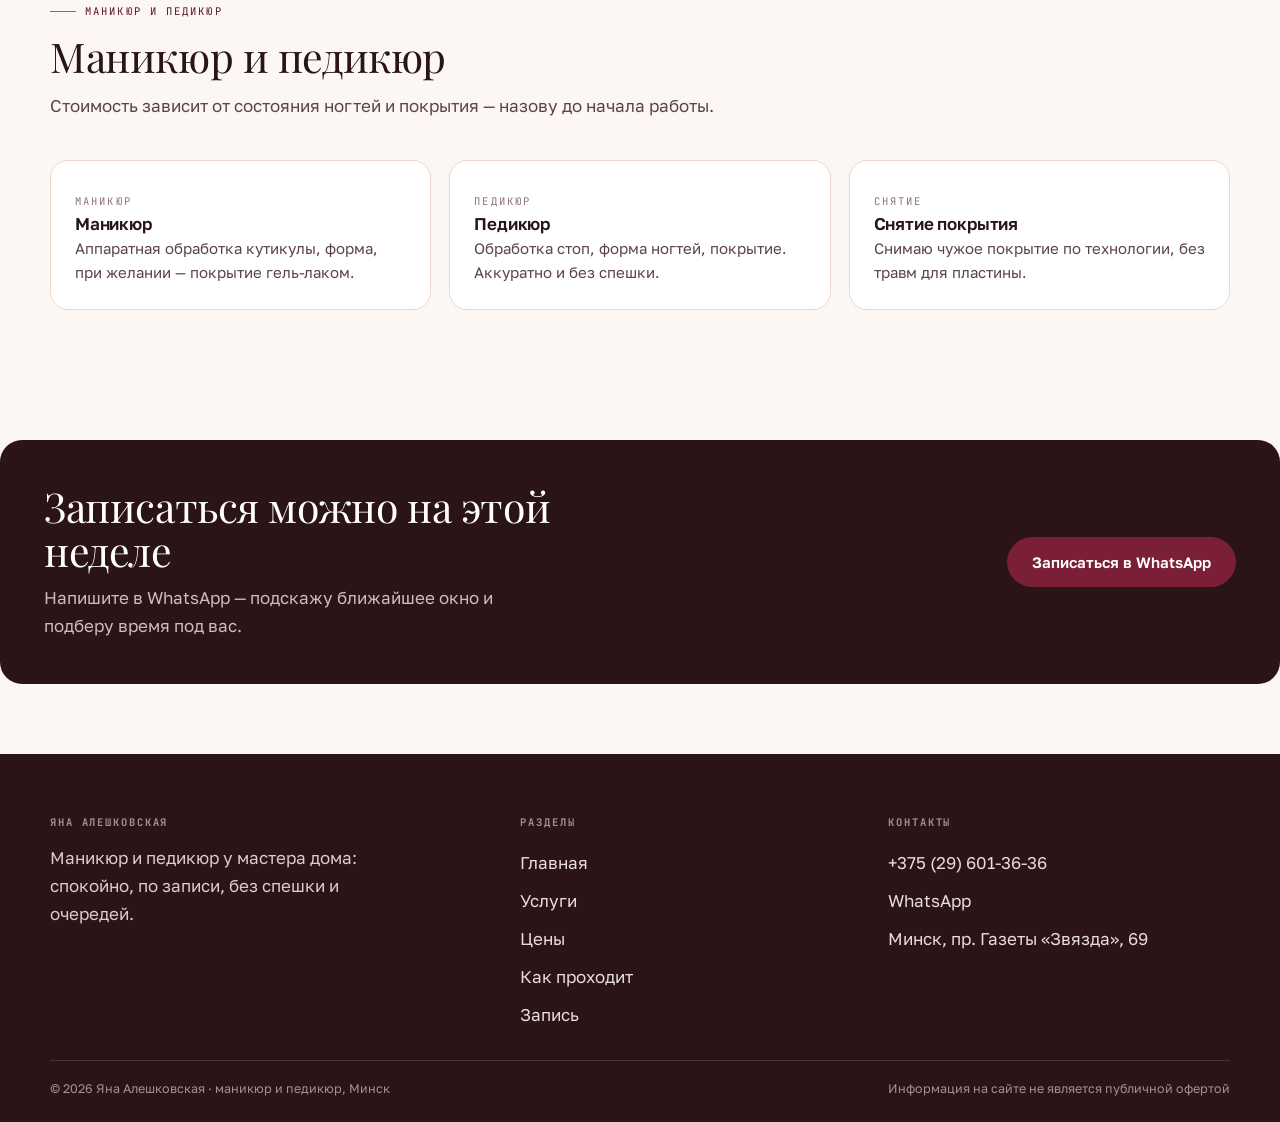
<file: uslugi.html>
<!doctype html>
<html lang="ru">
<head>
<meta charset="utf-8">
<meta name="viewport" content="width=device-width,initial-scale=1">
<title>Услуги — наращивание, коррекция, маникюр и педикюр | Veron, Минск</title>
<meta name="description" content="Что входит в наращивание гелем и коррекцию, как часто делать коррекцию, маникюр и педикюр у мастера Veron в Минске.">
<link rel="icon" href="assets/img/favicon.svg" type="image/svg+xml">
<link rel="preconnect" href="https://fonts.googleapis.com">
<link rel="preconnect" href="https://fonts.gstatic.com" crossorigin>
<link href="https://fonts.googleapis.com/css2?family=Playfair+Display:wght@500;600;700&family=Golos+Text:wght@400;500;600;700&family=JetBrains+Mono:wght@400;500&display=swap" rel="stylesheet">
<link rel="stylesheet" href="assets/css/site.css">
</head>
<body>
<div class="topbar"><div class="wrap topbar__in"><span>Яна Алешковская · маникюр и педикюр</span><span>Минск, пр. Газеты «Звязда», 69 · запись по телефону</span></div></div>
<header class="hdr"><div class="wrap hdr__in">
<a class="logo" href="index.html"><i>V</i><span><b>Veron</b><span>наращивание · коррекция ногтей</span></span></a>
<nav class="nav"><a href="index.html">Главная</a><a href="uslugi.html" aria-current="page">Услуги</a><a href="ceny.html">Цены</a><a href="process.html">Как проходит</a><a href="kontakty.html">Запись</a></nav>
<a class="btn hdr__act" href="https://wa.me/375296013636" target="_blank" rel="noopener">Записаться</a>
<button class="burger" id="burger" aria-label="Меню" aria-expanded="false"><span></span></button>
</div></header>
<div class="drawer" id="drawer" aria-hidden="true"><div class="drawer__inner">
<div class="drawer__top"><span class="mono">Меню</span><button class="drawer__close" id="drawerClose" aria-label="Закрыть">×</button></div>
<a href="index.html">Главная</a><a href="uslugi.html">Услуги</a><a href="ceny.html">Цены</a><a href="process.html">Как проходит</a><a href="kontakty.html">Запись</a><a href="tel:+375296013636">+375 (29) 601-36-36</a>
</div></div>

<section class="phead"><div class="wrap">
<div class="shead"><span class="kick">услуги</span><h2>Наращивание, коррекция, маникюр и педикюр</h2><p>Работаю с гелями. Ниже — что входит в процедуру и как часто её повторять.</p></div>
</div></section>

<section class="sec"><div class="wrap">
<div class="grid2">
<div><img class="pimg" src="assets/img/build.jpg" alt="Наращивание ногтей гелем" loading="lazy"></div>
<div><div class="shead"><span class="kick">наращивание · 70 руб.</span><h2>Наращивание гелем</h2><p></p></div>
<p class="lead">Моделирую форму гелем на подготовленную натуральную пластину. Длина и форма — под вашу руку и образ жизни.</p>
<ul class="list"><li>Маникюр и подготовка ногтей входит</li><li>Форма: миндаль, овал, квадрат, стилет</li><li>Покрытие цветом и дизайн — обсуждаем на месте</li><li>Стойкость до 4 недель</li></ul>
<p class="note">Если ногти тонкие или был неудачный опыт — скажу об этом заранее и предложу более щадящий вариант.</p></div>
</div>
</div></section>

<section class="sec sec--alt"><div class="wrap">
<div class="grid2">
<div><div class="shead"><span class="kick">коррекция · 50 руб.</span><h2>Коррекция</h2><p></p></div>
<p class="lead">Обновляю отросшую зону и восстанавливаю форму. Ноготь снова выглядит так, будто вышли из кабинета только что.</p>
<ul class="list"><li>Снимаю отросшую часть, а не всё покрытие</li><li>Проверяю архитектуру и блик</li><li>Обновляю цвет и дизайн по желанию</li><li>Делать раз в 3–4 недели</li></ul></div>
<div><img class="pimg" src="assets/img/french.jpg" alt="Коррекция ногтей" loading="lazy"></div>
</div>
</div></section>

<section class="sec"><div class="wrap">
<div class="shead"><span class="kick">маникюр и педикюр</span><h2>Маникюр и педикюр</h2><p>Стоимость зависит от состояния ногтей и покрытия — назову до начала работы.</p></div>
<div class="grid3">
  <div class="card"><div class="svc__body"><span class="mono">маникюр</span><h3>Маникюр</h3><p>Аппаратная обработка кутикулы, форма, при желании — покрытие гель-лаком.</p></div></div>
  <div class="card"><div class="svc__body"><span class="mono">педикюр</span><h3>Педикюр</h3><p>Обработка стоп, форма ногтей, покрытие. Аккуратно и без спешки.</p></div></div>
  <div class="card"><div class="svc__body"><span class="mono">снятие</span><h3>Снятие покрытия</h3><p>Снимаю чужое покрытие по технологии, без травм для пластины.</p></div></div>
</div>
</div></section>

<div class="cta"><div><h2>Записаться можно на этой неделе</h2><p>Напишите в WhatsApp — подскажу ближайшее окно и подберу время под вас.</p></div><div><a class="btn" href="https://wa.me/375296013636" target="_blank" rel="noopener">Записаться в WhatsApp</a></div></div>

<footer class="foot"><div class="wrap">
<div class="foot__grid">
<div><h4>Яна Алешковская</h4><p style="color:#D9CBCF;max-width:32ch">Маникюр и педикюр у мастера дома: спокойно, по записи, без спешки и очередей.</p></div>
<div><h4>Разделы</h4><a href="index.html">Главная</a><a href="uslugi.html">Услуги</a><a href="ceny.html">Цены</a><a href="process.html">Как проходит</a><a href="kontakty.html">Запись</a></div>
<div><h4>Контакты</h4><a href="tel:+375296013636">+375 (29) 601-36-36</a><a href="https://wa.me/375296013636" target="_blank" rel="noopener">WhatsApp</a><a href="rajony.html">Минск, пр. Газеты «Звязда», 69</a></div>
</div>
<div class="foot__bot"><span>© 2026 Яна Алешковская · маникюр и педикюр, Минск</span><span>Информация на сайте не является публичной офертой</span></div>
</div></footer>
<div class="fbar"><a href="tel:+375296013636">Позвонить</a><a href="https://wa.me/375296013636" target="_blank" rel="noopener">WhatsApp</a></div>
<script src="assets/js/main.js" defer></script>
</body>
</html>
</file>
<file: assets/css/site.css>
:root{--bg:#FCF7F2;--bg2:#F6ECE3;--panel:#fff;--ink:#2A1418;--body:#5C4448;--mut:#8E7377;--line:#EBD9CF;--line2:#DDC4B7;
--acc:#7A1F35;--acc2:#5A1425;--soft:#F5E2E3;--gold:#C29A4E;
--f-d:"Playfair Display",Georgia,serif;--f-t:"Golos Text",system-ui,sans-serif;--f-m:"JetBrains Mono",monospace;
--r:14px;--wrap:1180px}
*{box-sizing:border-box}html{-webkit-text-size-adjust:100%;scroll-behavior:smooth}
body{margin:0;background:var(--bg);color:var(--ink);font-family:var(--f-t);font-size:17px;line-height:1.65;-webkit-font-smoothing:antialiased}
img{display:block;max-width:100%}a{color:inherit;text-decoration:none}p{margin:0}
.wrap{width:min(1180px,100% - 40px);margin-inline:auto}
.mono,.kick{font-family:var(--f-m);font-size:10.5px;letter-spacing:.2em;text-transform:uppercase;color:var(--mut)}
.kick{color:var(--acc2);display:inline-flex;align-items:center;gap:9px}
.kick::before{content:"";width:26px;height:1px;background:var(--acc);opacity:.7}
h1,h2,h3{margin:0;font-family:var(--f-d);font-weight:400;line-height:1.08;letter-spacing:-.01em}
h1{font-size:clamp(2.2rem,5.4vw,4.1rem)}
h2{font-size:clamp(1.6rem,3.2vw,2.6rem)}
h3{font-size:clamp(1.06rem,1.5vw,1.24rem);line-height:1.3}
em{font-style:italic;color:var(--acc2)}
.topbar{background:var(--ink);color:#EADFE2;font-family:var(--f-m);font-size:10.5px;letter-spacing:.14em;text-transform:uppercase}
.topbar__in{display:flex;justify-content:space-between;gap:14px;padding:9px 0;flex-wrap:wrap}
.hdr{position:sticky;top:0;z-index:40;background:rgba(251,247,244,.94);backdrop-filter:blur(14px);border-bottom:1px solid var(--line)}
.hdr__in{display:flex;align-items:center;gap:20px;padding:12px 0}
.logo{display:flex;align-items:center;gap:12px;flex:none}
.logo i{width:44px;height:44px;border-radius:50%;background:var(--soft);border:1px solid var(--line2);display:grid;place-items:center;font-family:var(--f-d);font-size:17px;color:var(--acc2);font-style:normal}
.logo b{display:block;font-family:var(--f-d);font-size:16px;font-weight:400;letter-spacing:.02em}
.logo span{display:block;font-family:var(--f-m);font-size:9.5px;letter-spacing:.18em;text-transform:uppercase;color:var(--mut)}
.nav{margin-left:auto;display:flex;gap:22px}
.nav a{font-size:14.5px;color:var(--body);padding:6px 0;border-bottom:1px solid transparent;transition:.2s}
.nav a:hover,.nav a[aria-current]{color:var(--ink);border-color:var(--acc)}
.btn{display:inline-flex;align-items:center;justify-content:center;gap:9px;min-height:50px;padding:0 24px;border-radius:999px;background:var(--acc);color:#fff;font-weight:600;font-size:15px;border:1px solid var(--acc);transition:.2s}
.btn:hover{background:var(--acc2);border-color:var(--acc2)}
.btn--ghost{background:transparent;color:var(--ink);border-color:var(--line2)}
.btn--ghost:hover{background:var(--soft);border-color:var(--acc)}
.burger{display:none;margin-left:auto;width:44px;height:44px;border:1px solid var(--line2);background:#fff;border-radius:50%;position:relative}
.burger span,.burger span::before,.burger span::after{position:absolute;left:13px;right:13px;height:1.5px;background:var(--ink);content:""}
.burger span{top:21px}.burger span::before{top:-6px;left:0;right:0}.burger span::after{top:6px;left:0;right:0}
.drawer{position:fixed;inset:0;z-index:60;background:rgba(42,32,38,.5);opacity:0;pointer-events:none;transition:.25s}
.drawer[data-open="true"]{opacity:1;pointer-events:auto}
.drawer__inner{position:absolute;right:0;top:0;bottom:0;width:min(330px,86vw);background:var(--bg);padding:22px;display:flex;flex-direction:column;gap:6px}
.drawer__top{display:flex;justify-content:space-between;align-items:center;margin-bottom:12px}
.drawer a{padding:13px 0;border-bottom:1px solid var(--line);font-size:16px}
.drawer__close{width:40px;height:40px;border-radius:50%;border:1px solid var(--line2);background:#fff;font-size:18px}
.hero{position:relative;padding:clamp(30px,5vw,64px) 0 clamp(40px,6vw,78px)}
.hero__in{display:grid;grid-template-columns:1.02fr .98fr;gap:clamp(24px,4vw,52px);align-items:center}
.hero h1{margin-top:16px;max-width:15ch}
.hero__lead{margin-top:20px;max-width:44ch;color:var(--body);font-size:17.5px}
.hero__cta{display:flex;gap:12px;flex-wrap:wrap;margin-top:28px}
.hero__fig{position:relative}
.hero__fig img{width:100%;aspect-ratio:4/4.2;object-fit:cover;border-radius:220px 220px 22px 22px;border:1px solid var(--line2)}
.hero__badge{position:absolute;left:-14px;bottom:24px;background:#fff;border:1px solid var(--line);border-radius:16px;padding:14px 18px;box-shadow:0 18px 40px -22px rgba(42,32,38,.45)}
.hero__badge b{font-family:var(--f-d);font-size:22px;display:block}
.hero__badge span{font-family:var(--f-m);font-size:10px;letter-spacing:.16em;text-transform:uppercase;color:var(--mut)}
.facts{display:grid;grid-template-columns:repeat(3,1fr);gap:1px;background:var(--line);border:1px solid var(--line);margin-top:clamp(30px,4vw,48px);border-radius:18px;overflow:hidden}
.facts div{background:var(--bg);padding:20px 22px}
.facts b{font-family:var(--f-d);font-size:19px;display:block;margin-bottom:4px}
.facts span{color:var(--body);font-size:14.5px}
.sec{padding:clamp(46px,6.4vw,86px) 0;border-top:1px solid var(--line)}
.sec--alt{background:var(--bg2)}
.shead{max-width:62ch;margin-bottom:clamp(24px,3.4vw,40px)}
.shead h2{margin-top:14px}
.shead p{margin-top:14px;color:var(--body)}
.grid3{display:grid;grid-template-columns:repeat(3,1fr);gap:18px}
.grid2{display:grid;grid-template-columns:repeat(2,1fr);gap:clamp(18px,3vw,38px);align-items:center}
.card{background:var(--panel);border:1px solid var(--line);border-radius:18px;padding:24px;display:flex;flex-direction:column;gap:10px;transition:.22s}
.card:hover{border-color:var(--acc);box-shadow:0 22px 44px -30px rgba(142,85,112,.6);transform:translateY(-2px)}
.card h3{font-family:var(--f-t);font-weight:600;font-size:17px}
.card p{color:var(--body);font-size:15px}
.card__n{font-family:var(--f-m);font-size:10.5px;letter-spacing:.18em;color:var(--acc2)}
.photo{border-radius:18px;overflow:hidden;border:1px solid var(--line2)}
.photo img{width:100%;height:100%;object-fit:cover;aspect-ratio:4/3}
.list{margin:0;padding:0;list-style:none;display:grid;gap:12px}
.list li{position:relative;padding-left:26px;color:var(--body)}
.list li::before{content:"";position:absolute;left:0;top:.62em;width:12px;height:12px;border-radius:50%;border:1px solid var(--acc);background:var(--soft)}
.steps{counter-reset:s;display:grid;gap:0;border-top:1px solid var(--line)}
.steps li{list-style:none;display:grid;grid-template-columns:64px 1fr;gap:18px;padding:22px 0;border-bottom:1px solid var(--line);counter-increment:s}
.steps li::before{content:"0" counter(s);font-family:var(--f-d);font-size:26px;color:var(--acc)}
.steps b{display:block;margin-bottom:4px}
.steps p{color:var(--body);font-size:15.5px}
.faq__i{border-bottom:1px solid var(--line)}
.faq__q{width:100%;background:none;border:0;text-align:left;padding:20px 0;font:inherit;font-weight:600;font-size:16.5px;display:flex;justify-content:space-between;gap:16px;cursor:pointer;color:var(--ink)}
.faq__q::after{content:"+";font-family:var(--f-m);color:var(--acc2);transition:.2s}
.faq__i[data-open="true"] .faq__q::after{transform:rotate(45deg)}
.faq__a{max-height:0;overflow:hidden;transition:max-height .3s ease}
.faq__i[data-open="true"] .faq__a{max-height:340px}
.faq__a p{padding:0 0 20px;color:var(--body);font-size:15.5px;max-width:70ch}
.cta{background:var(--ink);color:#F6EDEA;border-radius:22px;padding:clamp(26px,4vw,44px);display:grid;grid-template-columns:1fr auto;gap:24px;align-items:center;margin-top:clamp(30px,4vw,48px)}
.cta h2{color:#fff;max-width:22ch}.cta p{margin-top:12px;color:#CBBCC2;max-width:46ch}
.form{background:#fff;border:1px solid var(--line);border-radius:20px;padding:clamp(20px,3vw,30px);display:grid;gap:14px}
.fld{display:grid;gap:6px}
.fld label{font-family:var(--f-m);font-size:10px;letter-spacing:.16em;text-transform:uppercase;color:var(--mut)}
.fld input,.fld select,.fld textarea{font:inherit;padding:12px 14px;border:1px solid var(--line2);border-radius:12px;background:#FDFBFA;color:var(--ink)}
.fld input:focus,.fld select:focus,.fld textarea:focus{outline:2px solid var(--soft);border-color:var(--acc)}
.form__note{font-size:12.5px;color:var(--mut)}
.formout{font-size:13.5px;color:var(--acc2);min-height:18px}
.tbl{width:100%;border-collapse:collapse;font-size:15.5px}
.tbl caption{text-align:left;padding:0 0 10px;font-family:var(--f-m);font-size:10.5px;letter-spacing:.16em;text-transform:uppercase;color:var(--mut)}
.tbl th,.tbl td{padding:14px 12px;border-bottom:1px solid var(--line);text-align:left}
.tbl thead th{font-family:var(--f-m);font-size:10.5px;letter-spacing:.14em;text-transform:uppercase;color:var(--mut);border-bottom:1px solid var(--line2)}
.tbl td:last-child,.tbl th:last-child{text-align:right;white-space:nowrap}
.tbl tbody tr:hover{background:var(--soft)}
.tbl .grp td{font-family:var(--f-m);font-size:10.5px;letter-spacing:.16em;text-transform:uppercase;color:var(--acc2);background:var(--bg2)}
.map{border-radius:18px;overflow:hidden;border:1px solid var(--line2);height:340px}
.map iframe{width:100%;height:100%;border:0;filter:saturate(.85)}
.foot{background:var(--ink);color:#D9CBCF;padding:clamp(36px,5vw,60px) 0 22px;margin-top:clamp(40px,6vw,70px)}
.foot__grid{display:grid;grid-template-columns:1.3fr 1fr 1fr;gap:26px;padding-bottom:26px;border-bottom:1px solid rgba(255,255,255,.14)}
.foot h4{margin:0 0 12px;font-family:var(--f-m);font-size:10.5px;letter-spacing:.18em;text-transform:uppercase;color:#A29098}
.foot a{display:block;padding:5px 0;color:#E7DCDE}
.foot__bot{display:flex;justify-content:space-between;gap:14px;flex-wrap:wrap;padding-top:18px;font-size:12.5px;color:#A29098}
.fbar{display:none}
@media(max-width:980px){
 .hero__in{grid-template-columns:1fr}.hero__fig{order:-1}.hero__fig img{aspect-ratio:4/3;border-radius:20px}
 .grid3{grid-template-columns:1fr 1fr}.facts{grid-template-columns:1fr 1fr}
 .nav,.hdr__act{display:none}.burger{display:block}
 .grid2{grid-template-columns:1fr}.cta{grid-template-columns:1fr}
 .foot__grid{grid-template-columns:1fr 1fr}
}
@media(max-width:640px){
 .grid3{grid-template-columns:1fr}.facts{grid-template-columns:1fr}
 .fbar{display:flex;position:sticky;bottom:0;z-index:45;background:rgba(251,247,244,.96);backdrop-filter:blur(12px);border-top:1px solid var(--line);padding:9px 12px;gap:8px}
 .fbar a{flex:1;min-height:46px;border-radius:999px;display:flex;align-items:center;justify-content:center;font-size:14.5px;font-weight:600}
 .fbar a:first-child{background:var(--acc);color:#fff}
 .fbar a:last-child{border:1px solid var(--line2);background:#fff}
 .foot{padding-bottom:74px}
 .hero__badge{left:8px;bottom:12px}
}

.shead h1{font-size:clamp(2rem,4.4vw,3.3rem);line-height:1.06}

.map{width:100%;height:380px;border:1px solid var(--line);border-radius:16px;display:block}
.hero__facts{display:flex;gap:26px;flex-wrap:wrap;margin:26px 0 0;padding:0;list-style:none}
.hero__facts b{display:block;font-family:var(--f-d);font-size:1.6rem;color:var(--acc)}
.hero__facts span{font-size:12.5px;color:var(--mut)}
.pricetable{overflow-x:auto;border:1px solid var(--line);border-radius:16px;background:var(--panel)}
.pricetable table{width:100%;border-collapse:collapse;font-size:15px;min-width:520px}
.pricetable th{text-align:left;font-family:var(--f-m);font-size:11px;letter-spacing:.14em;text-transform:uppercase;color:var(--mut);padding:13px 18px;border-bottom:1px solid var(--line2)}
.pricetable td{padding:14px 18px;border-bottom:1px solid var(--line)}
.pricetable .num{text-align:right;font-weight:600;white-space:nowrap;font-variant-numeric:tabular-nums}
.pricetable tr.grp td{background:var(--bg2);font-weight:700;font-size:12.5px;letter-spacing:.05em;text-transform:uppercase;color:var(--acc)}
</file>
